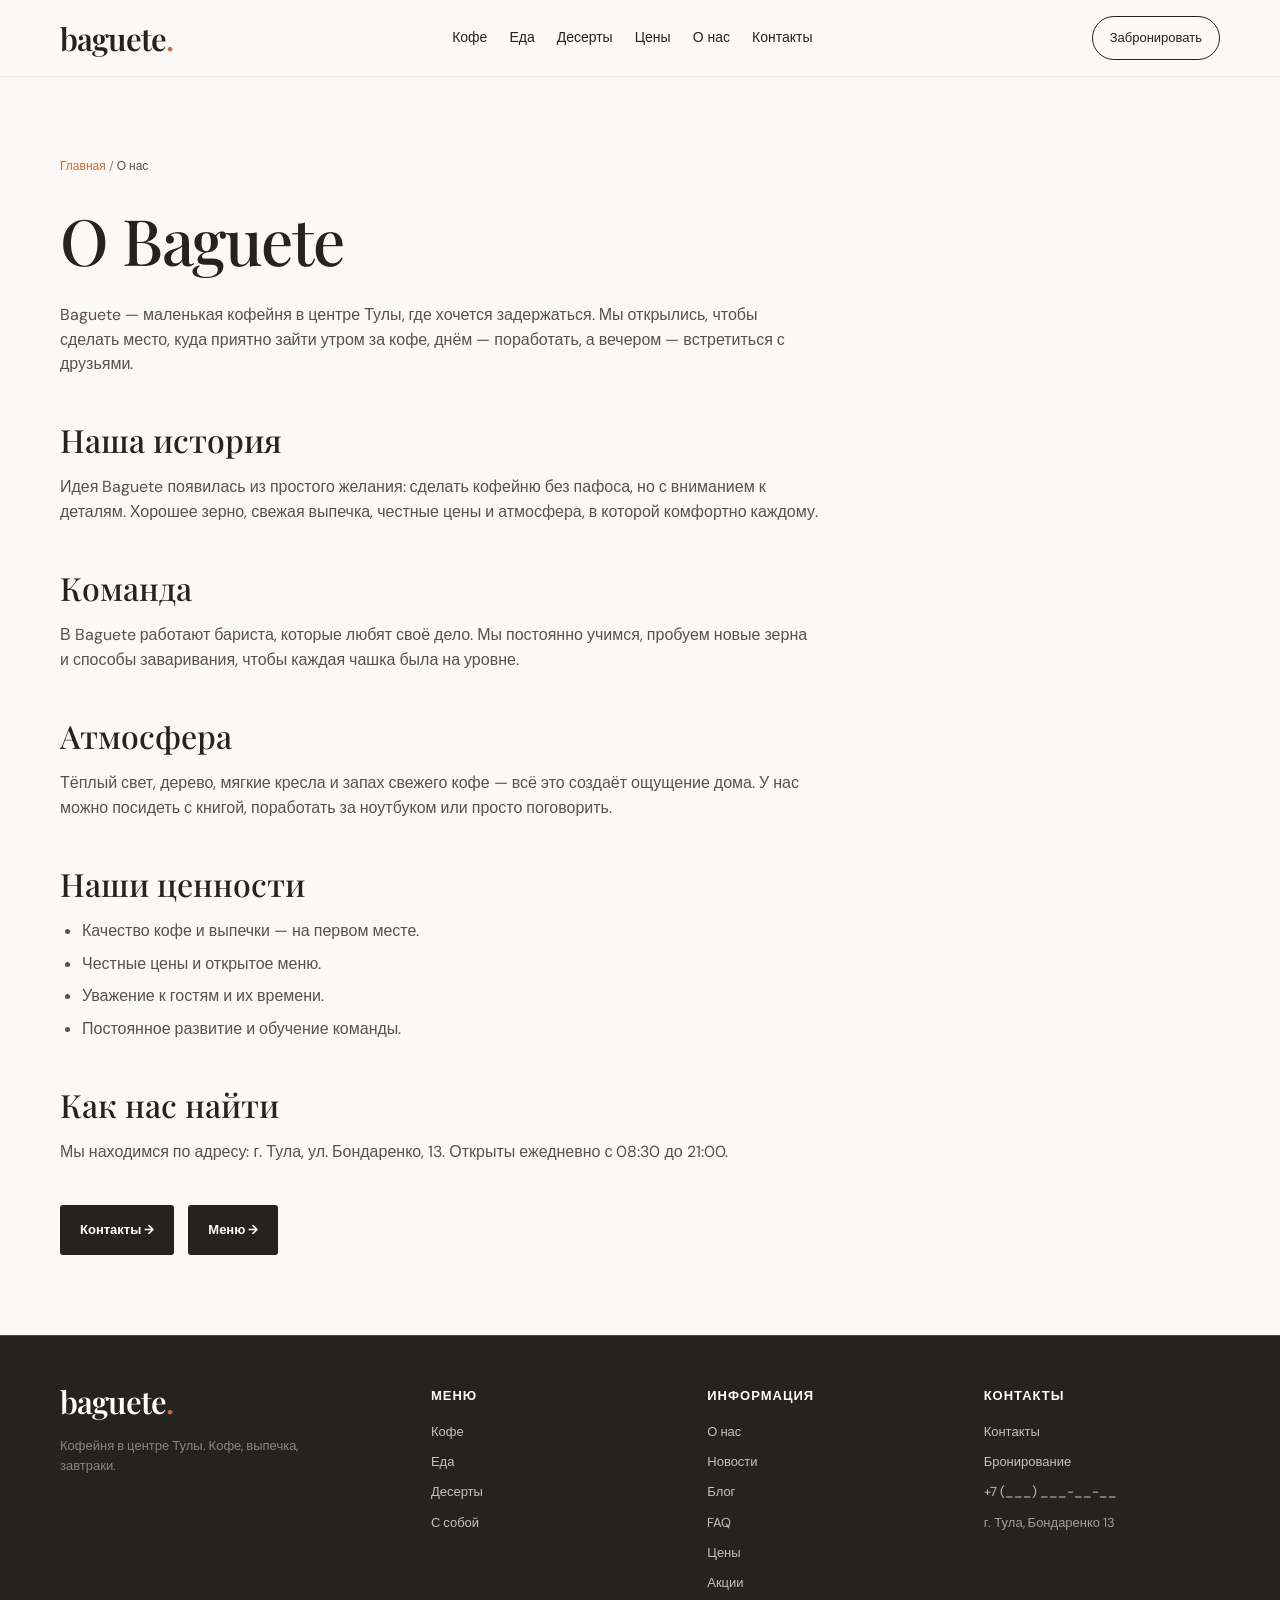
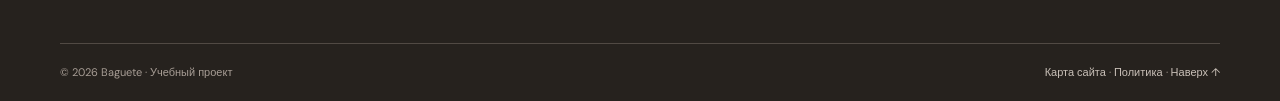
<file: about.html>
<!doctype html>
<html lang="ru">
<head>
  <meta charset="utf-8">
  <meta name="viewport" content="width=device-width, initial-scale=1">
  <title>О кофейне Baguete — история, команда, атмосфера | Тула</title>
  <meta name="description" content="История кофейни Baguete в Туле: как мы начинали, кто работает в команде, какая у нас атмосфера и почему гости возвращаются.">
  <meta name="keywords" content="о кофейне Тула, Baguete история, команда кофейни">
  <link rel="canonical" href="https://baguete-tula.example/about.html">
  <link rel="stylesheet" href="style.css">
</head>
<body>
<header class="header" id="top">
  <div class="container nav">
    <a class="logo" href="index.html" aria-label="Baguete">baguete<span>.</span></a>
    <nav class="desktop-nav" aria-label="Основная навигация">
      <a href="catalog/coffee.html">Кофе</a>
      <a href="catalog/food.html">Еда</a>
      <a href="catalog/desserts.html">Десерты</a>
      <a href="prices.html">Цены</a>
      <a href="about.html">О нас</a>
      <a href="contacts.html">Контакты</a>
    </nav>
    <a class="nav-btn" href="booking.html">Забронировать</a>
    <button class="burger" aria-label="Открыть меню">☰</button>
  </div>
  <div class="mobile-nav">
    <a href="catalog/coffee.html">Кофе</a>
    <a href="catalog/food.html">Еда</a>
    <a href="catalog/desserts.html">Десерты</a>
    <a href="catalog/takeaway.html">С собой</a>
    <a href="prices.html">Цены</a>
    <a href="promo.html">Акции</a>
    <a href="booking.html">Бронирование</a>
    <a href="about.html">О нас</a>
    <a href="news.html">Новости</a>
    <a href="blog.html">Блог</a>
    <a href="faq.html">FAQ</a>
    <a href="contacts.html">Контакты</a>
    <a href="sitemap.html">Карта сайта</a>
  </div>
</header>

<main class="content-page">
  <div class="container">
    <nav class="breadcrumbs"><a href="index.html">Главная</a> / <span>О нас</span></nav>

    <h1>О Baguete</h1>
    <p>Baguete — маленькая кофейня в центре Тулы, где хочется задержаться. Мы открылись, чтобы сделать место, куда приятно зайти утром за кофе, днём — поработать, а вечером — встретиться с друзьями.</p>

    <h2>Наша история</h2>
    <p>Идея Baguete появилась из простого желания: сделать кофейню без пафоса, но с вниманием к деталям. Хорошее зерно, свежая выпечка, честные цены и атмосфера, в которой комфортно каждому.</p>

    <h2>Команда</h2>
    <p>В Baguete работают бариста, которые любят своё дело. Мы постоянно учимся, пробуем новые зерна и способы заваривания, чтобы каждая чашка была на уровне.</p>

    <h2>Атмосфера</h2>
    <p>Тёплый свет, дерево, мягкие кресла и запах свежего кофе — всё это создаёт ощущение дома. У нас можно посидеть с книгой, поработать за ноутбуком или просто поговорить.</p>

    <h2>Наши ценности</h2>
    <ul>
      <li>Качество кофе и выпечки — на первом месте.</li>
      <li>Честные цены и открытое меню.</li>
      <li>Уважение к гостям и их времени.</li>
      <li>Постоянное развитие и обучение команды.</li>
    </ul>

    <h2>Как нас найти</h2>
    <p>Мы находимся по адресу: г. Тула, ул. Бондаренко, 13. Открыты ежедневно с 08:30 до 21:00.</p>

    <div style="margin-top:40px;">
      <a class="btn btn-dark" href="contacts.html">Контакты →</a>
      <a class="btn btn-dark" href="catalog/coffee.html" style="margin-left:10px;">Меню →</a>
    </div>
  </div>
</main>

<footer class="footer">
  <div class="container footer-grid">
    <div>
      <a class="logo light" href="index.html">baguete<span>.</span></a>
      <p class="footer-about">Кофейня в центре Тулы. Кофе, выпечка, завтраки.</p>
    </div>
    <div>
      <h4>Меню</h4>
      <ul>
        <li><a href="catalog/coffee.html">Кофе</a></li>
        <li><a href="catalog/food.html">Еда</a></li>
        <li><a href="catalog/desserts.html">Десерты</a></li>
        <li><a href="catalog/takeaway.html">С собой</a></li>
      </ul>
    </div>
    <div>
      <h4>Информация</h4>
      <ul>
        <li><a href="about.html">О нас</a></li>
        <li><a href="news.html">Новости</a></li>
        <li><a href="blog.html">Блог</a></li>
        <li><a href="faq.html">FAQ</a></li>
        <li><a href="prices.html">Цены</a></li>
        <li><a href="promo.html">Акции</a></li>
      </ul>
    </div>
    <div>
      <h4>Контакты</h4>
      <ul>
        <li><a href="contacts.html">Контакты</a></li>
        <li><a href="booking.html">Бронирование</a></li>
        <li><a href="tel:+70000000000">+7 (___) ___-__-__</a></li>
        <li>г. Тула, Бондаренко 13</li>
      </ul>
    </div>
  </div>
  <div class="container footer-row">
    <span>© 2026 Baguete · Учебный проект</span>
    <div>
      <a href="sitemap.html">Карта сайта</a> ·
      <a href="privacy.html">Политика</a> ·
      <a href="#top">Наверх ↑</a>
    </div>
  </div>
</footer>

<script>
const b=document.querySelector('.burger'),m=document.querySelector('.mobile-nav');
if(b){b.addEventListener('click',()=>m.classList.toggle('open'));}
m.querySelectorAll('a').forEach(a=>a.addEventListener('click',()=>m.classList.remove('open')));
</script>
</body>
</html>
</file>
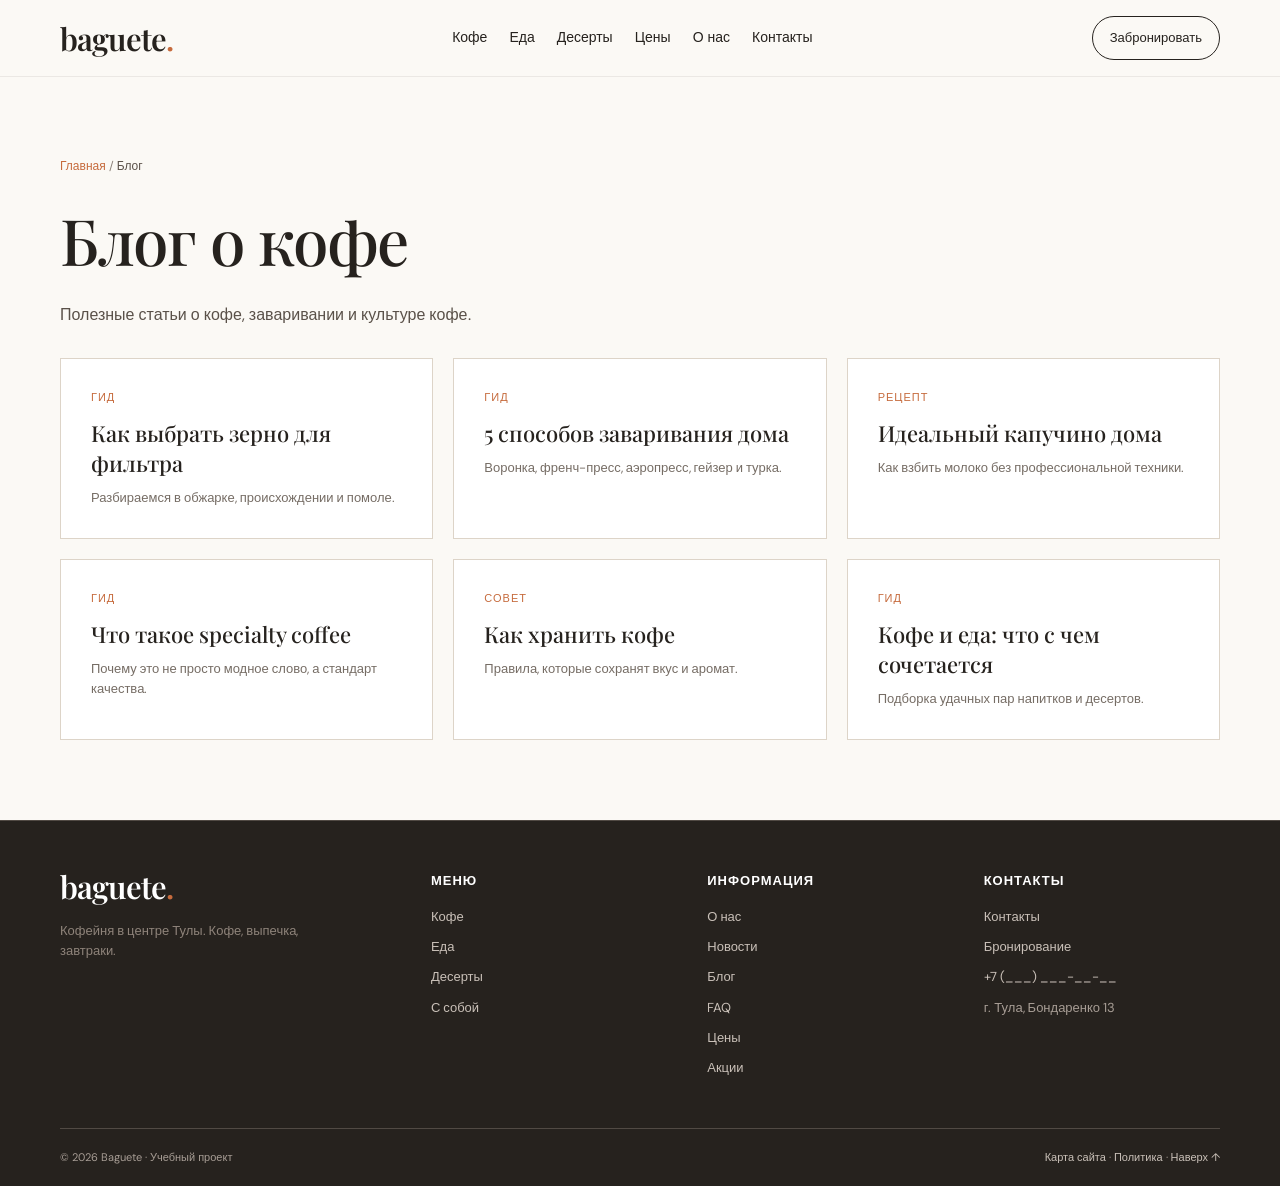
<file: blog.html>
<!doctype html>
<html lang="ru">
<head>
  <meta charset="utf-8">
  <meta name="viewport" content="width=device-width, initial-scale=1">
  <title>Блог о кофе — статьи от Baguete | Тула</title>
  <meta name="description" content="Блог кофейни Baguete: статьи о кофе, способах заваривания, выборе зерна и культуре кофе.">
  <link rel="canonical" href="https://baguete-tula.example/blog.html">
  <link rel="stylesheet" href="style.css">
</head>
<body>
<header class="header" id="top">
  <div class="container nav">
    <a class="logo" href="index.html" aria-label="Baguete">baguete<span>.</span></a>
    <nav class="desktop-nav" aria-label="Основная навигация">
      <a href="catalog/coffee.html">Кофе</a>
      <a href="catalog/food.html">Еда</a>
      <a href="catalog/desserts.html">Десерты</a>
      <a href="prices.html">Цены</a>
      <a href="about.html">О нас</a>
      <a href="contacts.html">Контакты</a>
    </nav>
    <a class="nav-btn" href="booking.html">Забронировать</a>
    <button class="burger" aria-label="Открыть меню">☰</button>
  </div>
  <div class="mobile-nav">
    <a href="catalog/coffee.html">Кофе</a>
    <a href="catalog/food.html">Еда</a>
    <a href="catalog/desserts.html">Десерты</a>
    <a href="catalog/takeaway.html">С собой</a>
    <a href="prices.html">Цены</a>
    <a href="promo.html">Акции</a>
    <a href="booking.html">Бронирование</a>
    <a href="about.html">О нас</a>
    <a href="news.html">Новости</a>
    <a href="blog.html">Блог</a>
    <a href="faq.html">FAQ</a>
    <a href="contacts.html">Контакты</a>
    <a href="sitemap.html">Карта сайта</a>
  </div>
</header>

<main class="content-page">
  <div class="container">
    <nav class="breadcrumbs"><a href="index.html">Главная</a> / <span>Блог</span></nav>

    <h1>Блог о кофе</h1>
    <p>Полезные статьи о кофе, заваривании и культуре кофе.</p>

    <div class="cards-grid">
      <article class="card"><div class="date">Гид</div><h3>Как выбрать зерно для фильтра</h3><p>Разбираемся в обжарке, происхождении и помоле.</p></article>
      <article class="card"><div class="date">Гид</div><h3>5 способов заваривания дома</h3><p>Воронка, френч-пресс, аэропресс, гейзер и турка.</p></article>
      <article class="card"><div class="date">Рецепт</div><h3>Идеальный капучино дома</h3><p>Как взбить молоко без профессиональной техники.</p></article>
      <article class="card"><div class="date">Гид</div><h3>Что такое specialty coffee</h3><p>Почему это не просто модное слово, а стандарт качества.</p></article>
      <article class="card"><div class="date">Совет</div><h3>Как хранить кофе</h3><p>Правила, которые сохранят вкус и аромат.</p></article>
      <article class="card"><div class="date">Гид</div><h3>Кофе и еда: что с чем сочетается</h3><p>Подборка удачных пар напитков и десертов.</p></article>
    </div>
  </div>
</main>

<footer class="footer">
  <div class="container footer-grid">
    <div>
      <a class="logo light" href="index.html">baguete<span>.</span></a>
      <p class="footer-about">Кофейня в центре Тулы. Кофе, выпечка, завтраки.</p>
    </div>
    <div>
      <h4>Меню</h4>
      <ul>
        <li><a href="catalog/coffee.html">Кофе</a></li>
        <li><a href="catalog/food.html">Еда</a></li>
        <li><a href="catalog/desserts.html">Десерты</a></li>
        <li><a href="catalog/takeaway.html">С собой</a></li>
      </ul>
    </div>
    <div>
      <h4>Информация</h4>
      <ul>
        <li><a href="about.html">О нас</a></li>
        <li><a href="news.html">Новости</a></li>
        <li><a href="blog.html">Блог</a></li>
        <li><a href="faq.html">FAQ</a></li>
        <li><a href="prices.html">Цены</a></li>
        <li><a href="promo.html">Акции</a></li>
      </ul>
    </div>
    <div>
      <h4>Контакты</h4>
      <ul>
        <li><a href="contacts.html">Контакты</a></li>
        <li><a href="booking.html">Бронирование</a></li>
        <li><a href="tel:+70000000000">+7 (___) ___-__-__</a></li>
        <li>г. Тула, Бондаренко 13</li>
      </ul>
    </div>
  </div>
  <div class="container footer-row">
    <span>© 2026 Baguete · Учебный проект</span>
    <div>
      <a href="sitemap.html">Карта сайта</a> ·
      <a href="privacy.html">Политика</a> ·
      <a href="#top">Наверх ↑</a>
    </div>
  </div>
</footer>

<script>
const b=document.querySelector('.burger'),m=document.querySelector('.mobile-nav');
if(b){b.addEventListener('click',()=>m.classList.toggle('open'));}
m.querySelectorAll('a').forEach(a=>a.addEventListener('click',()=>m.classList.remove('open')));
</script>
</body>
</html>
</file>
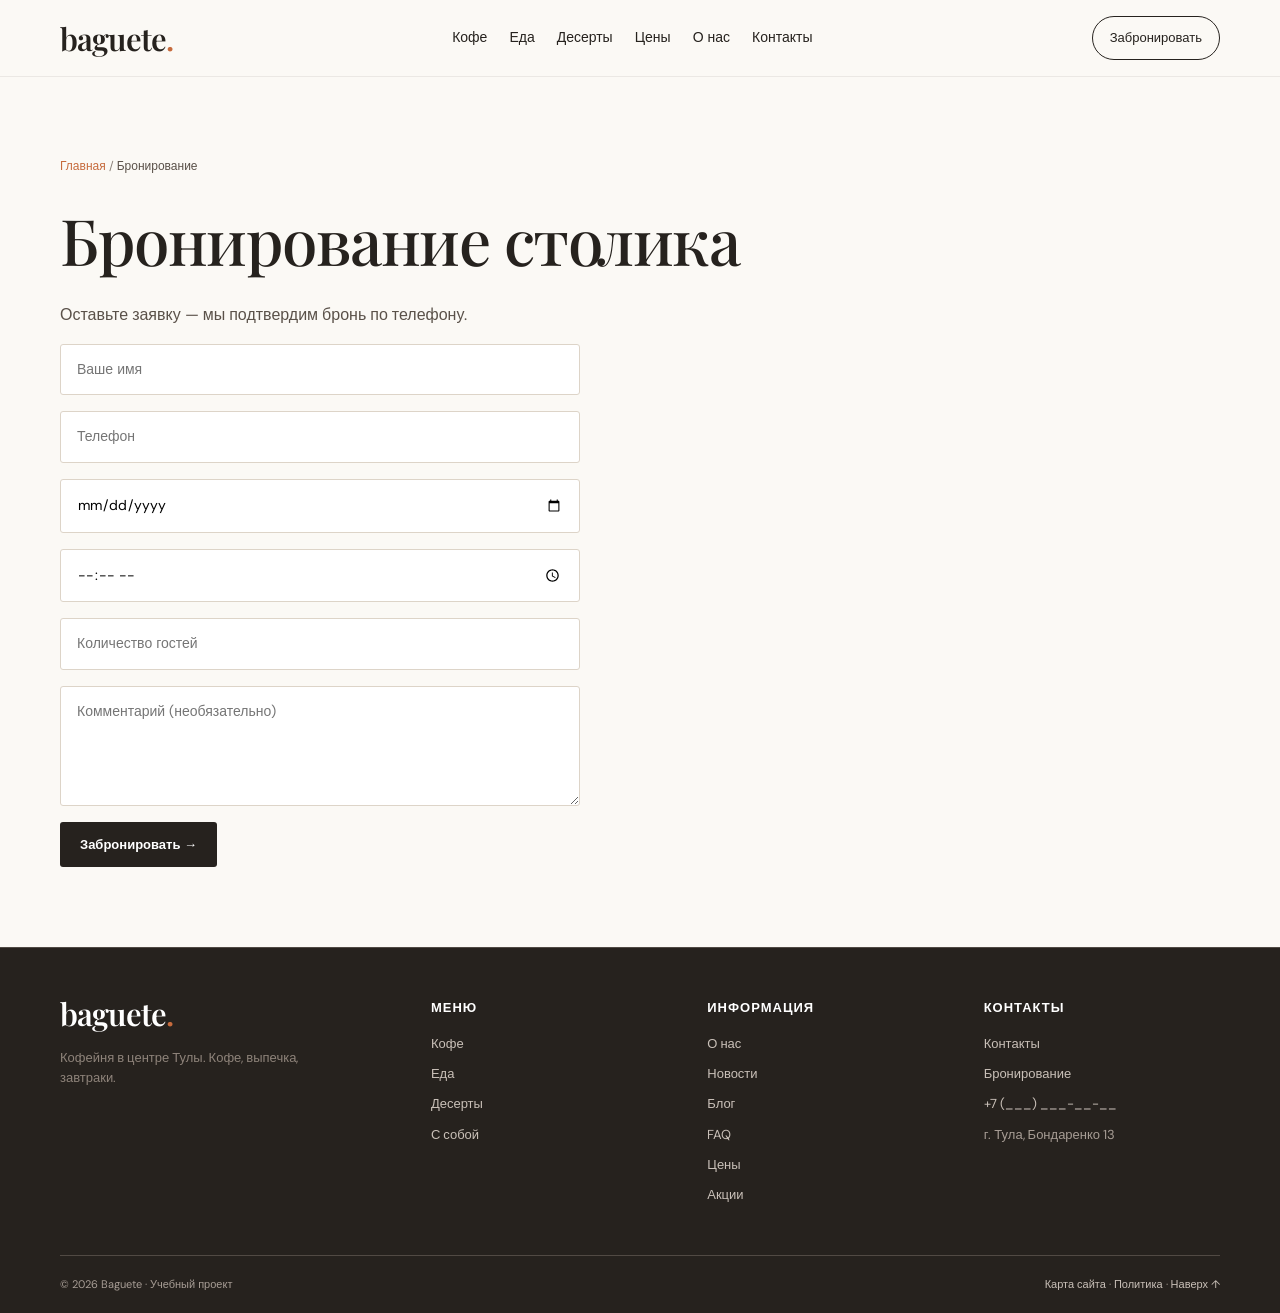
<file: booking.html>
<!doctype html>
<html lang="ru">
<head>
  <meta charset="utf-8">
  <meta name="viewport" content="width=device-width, initial-scale=1">
  <title>Бронирование столика — Baguete кофейня в Туле</title>
  <meta name="description" content="Забронируйте столик в кофейне Baguete в Туле. Удобная форма бронирования онлайн.">
  <link rel="canonical" href="https://baguete-tula.example/booking.html">
  <link rel="stylesheet" href="style.css">
</head>
<body>
<header class="header" id="top">
  <div class="container nav">
    <a class="logo" href="index.html" aria-label="Baguete">baguete<span>.</span></a>
    <nav class="desktop-nav" aria-label="Основная навигация">
      <a href="catalog/coffee.html">Кофе</a>
      <a href="catalog/food.html">Еда</a>
      <a href="catalog/desserts.html">Десерты</a>
      <a href="prices.html">Цены</a>
      <a href="about.html">О нас</a>
      <a href="contacts.html">Контакты</a>
    </nav>
    <a class="nav-btn" href="booking.html">Забронировать</a>
    <button class="burger" aria-label="Открыть меню">☰</button>
  </div>
  <div class="mobile-nav">
    <a href="catalog/coffee.html">Кофе</a>
    <a href="catalog/food.html">Еда</a>
    <a href="catalog/desserts.html">Десерты</a>
    <a href="catalog/takeaway.html">С собой</a>
    <a href="prices.html">Цены</a>
    <a href="promo.html">Акции</a>
    <a href="booking.html">Бронирование</a>
    <a href="about.html">О нас</a>
    <a href="news.html">Новости</a>
    <a href="blog.html">Блог</a>
    <a href="faq.html">FAQ</a>
    <a href="contacts.html">Контакты</a>
    <a href="sitemap.html">Карта сайта</a>
  </div>
</header>

<main class="content-page">
  <div class="container">
    <nav class="breadcrumbs"><a href="index.html">Главная</a> / <span>Бронирование</span></nav>

    <h1>Бронирование столика</h1>
    <p>Оставьте заявку — мы подтвердим бронь по телефону.</p>

    <form class="form" onsubmit="event.preventDefault(); alert('Заявка отправлена! Мы свяжемся с вами.'); this.reset();">
      <input type="text" placeholder="Ваше имя" required>
      <input type="tel" placeholder="Телефон" required>
      <input type="date" required>
      <input type="time" required>
      <input type="number" placeholder="Количество гостей" min="1" max="20" required>
      <textarea placeholder="Комментарий (необязательно)"></textarea>
      <button class="btn btn-dark" type="submit">Забронировать →</button>
    </form>
  </div>
</main>

<footer class="footer">
  <div class="container footer-grid">
    <div>
      <a class="logo light" href="index.html">baguete<span>.</span></a>
      <p class="footer-about">Кофейня в центре Тулы. Кофе, выпечка, завтраки.</p>
    </div>
    <div>
      <h4>Меню</h4>
      <ul>
        <li><a href="catalog/coffee.html">Кофе</a></li>
        <li><a href="catalog/food.html">Еда</a></li>
        <li><a href="catalog/desserts.html">Десерты</a></li>
        <li><a href="catalog/takeaway.html">С собой</a></li>
      </ul>
    </div>
    <div>
      <h4>Информация</h4>
      <ul>
        <li><a href="about.html">О нас</a></li>
        <li><a href="news.html">Новости</a></li>
        <li><a href="blog.html">Блог</a></li>
        <li><a href="faq.html">FAQ</a></li>
        <li><a href="prices.html">Цены</a></li>
        <li><a href="promo.html">Акции</a></li>
      </ul>
    </div>
    <div>
      <h4>Контакты</h4>
      <ul>
        <li><a href="contacts.html">Контакты</a></li>
        <li><a href="booking.html">Бронирование</a></li>
        <li><a href="tel:+70000000000">+7 (___) ___-__-__</a></li>
        <li>г. Тула, Бондаренко 13</li>
      </ul>
    </div>
  </div>
  <div class="container footer-row">
    <span>© 2026 Baguete · Учебный проект</span>
    <div>
      <a href="sitemap.html">Карта сайта</a> ·
      <a href="privacy.html">Политика</a> ·
      <a href="#top">Наверх ↑</a>
    </div>
  </div>
</footer>

<script>
const b=document.querySelector('.burger'),m=document.querySelector('.mobile-nav');
if(b){b.addEventListener('click',()=>m.classList.toggle('open'));}
m.querySelectorAll('a').forEach(a=>a.addEventListener('click',()=>m.classList.remove('open')));
</script>
</body>
</html>
</file>
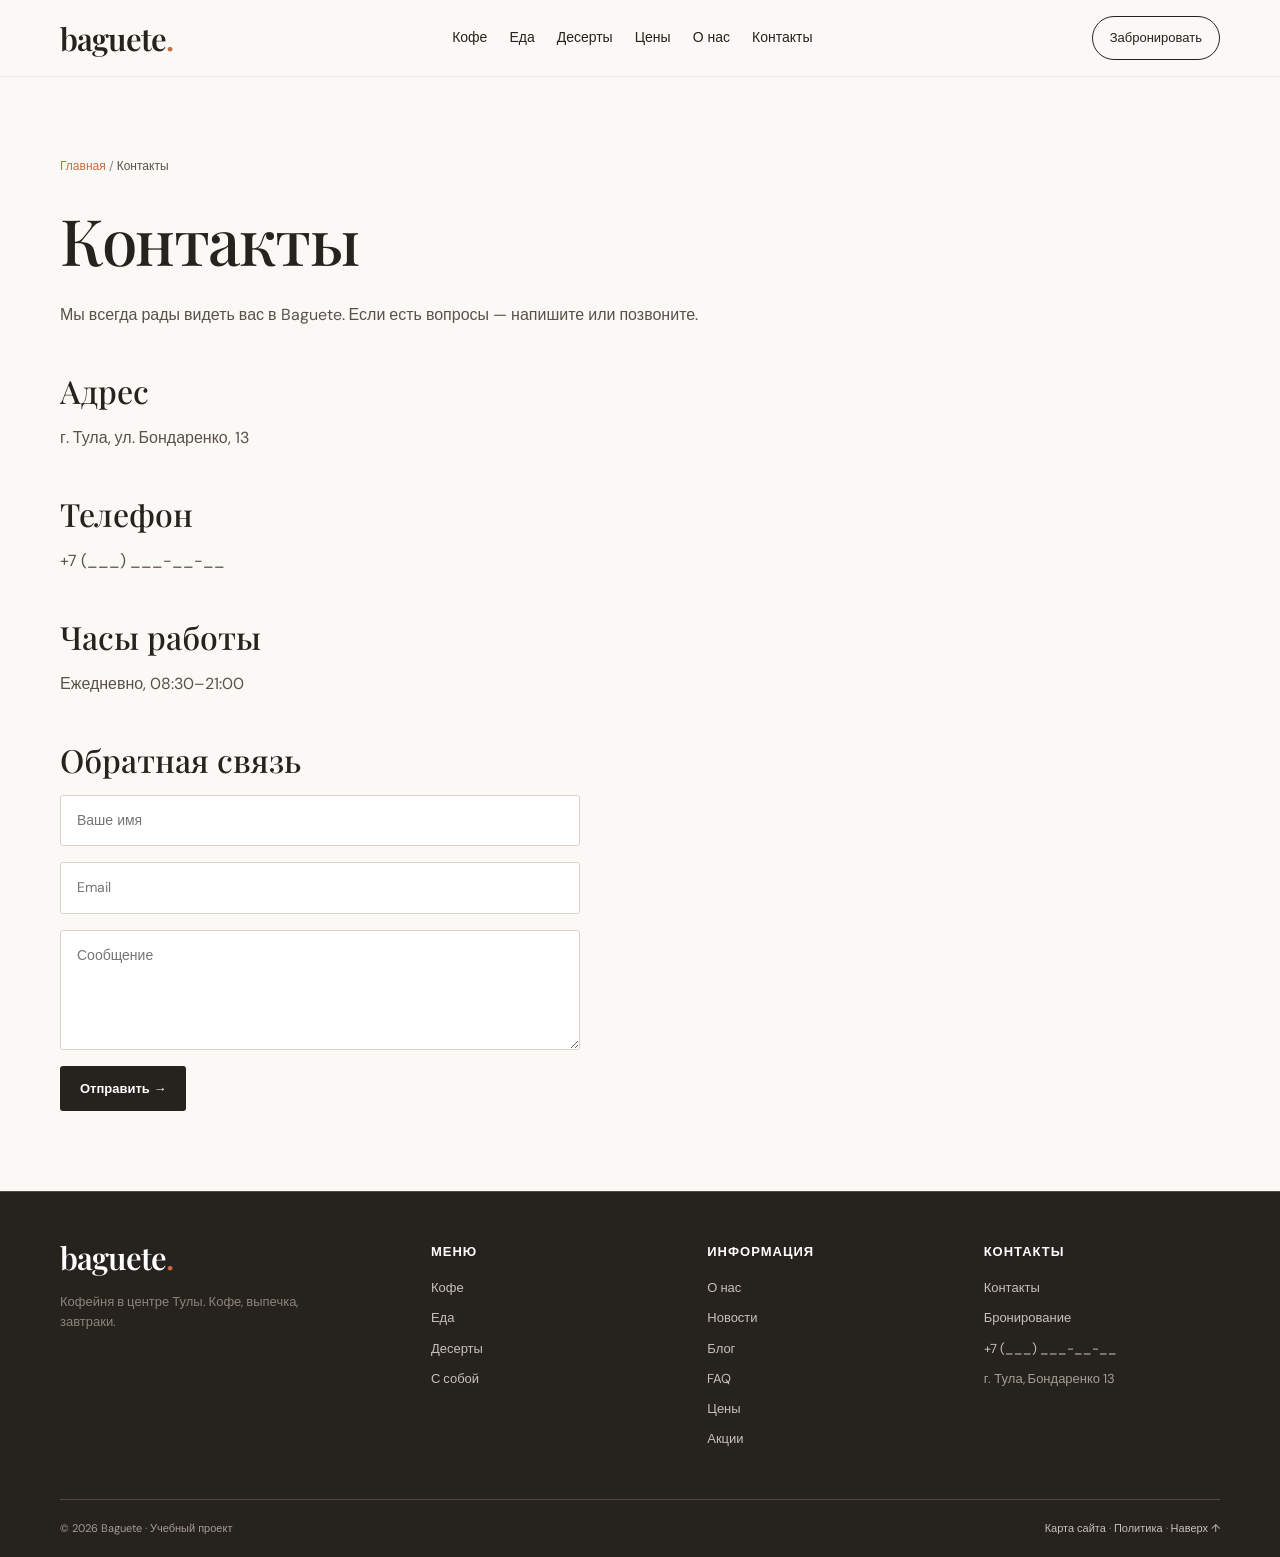
<file: contacts.html>
<!doctype html>
<html lang="ru">
<head>
  <meta charset="utf-8">
  <meta name="viewport" content="width=device-width, initial-scale=1">
  <title>Контакты кофейни Baguete в Туле — адрес, телефон, часы работы</title>
  <meta name="description" content="Контакты кофейни Baguete: адрес в Туле, телефон, часы работы и форма обратной связи. Заходите на чашку кофе!">
  <meta name="keywords" content="Baguete контакты, кофейня Тула адрес, кофейня Тула телефон">
  <link rel="canonical" href="https://baguete-tula.example/contacts.html">
  <link rel="stylesheet" href="style.css">
</head>
<body>
<header class="header" id="top">
  <div class="container nav">
    <a class="logo" href="index.html" aria-label="Baguete">baguete<span>.</span></a>
    <nav class="desktop-nav" aria-label="Основная навигация">
      <a href="catalog/coffee.html">Кофе</a>
      <a href="catalog/food.html">Еда</a>
      <a href="catalog/desserts.html">Десерты</a>
      <a href="prices.html">Цены</a>
      <a href="about.html">О нас</a>
      <a href="contacts.html">Контакты</a>
    </nav>
    <a class="nav-btn" href="booking.html">Забронировать</a>
    <button class="burger" aria-label="Открыть меню">☰</button>
  </div>
  <div class="mobile-nav">
    <a href="catalog/coffee.html">Кофе</a>
    <a href="catalog/food.html">Еда</a>
    <a href="catalog/desserts.html">Десерты</a>
    <a href="catalog/takeaway.html">С собой</a>
    <a href="prices.html">Цены</a>
    <a href="promo.html">Акции</a>
    <a href="booking.html">Бронирование</a>
    <a href="about.html">О нас</a>
    <a href="news.html">Новости</a>
    <a href="blog.html">Блог</a>
    <a href="faq.html">FAQ</a>
    <a href="contacts.html">Контакты</a>
    <a href="sitemap.html">Карта сайта</a>
  </div>
</header>

<main class="content-page">
  <div class="container">
    <nav class="breadcrumbs"><a href="index.html">Главная</a> / <span>Контакты</span></nav>

    <h1>Контакты</h1>
    <p>Мы всегда рады видеть вас в Baguete. Если есть вопросы — напишите или позвоните.</p>

    <h2>Адрес</h2>
    <p>г. Тула, ул. Бондаренко, 13</p>

    <h2>Телефон</h2>
    <p><a href="tel:+70000000000">+7 (___) ___-__-__</a></p>

    <h2>Часы работы</h2>
    <p>Ежедневно, 08:30–21:00</p>

    <h2>Обратная связь</h2>
    <form class="form" onsubmit="event.preventDefault(); alert('Спасибо! Мы свяжемся с вами.'); this.reset();">
      <input type="text" placeholder="Ваше имя" required>
      <input type="email" placeholder="Email" required>
      <textarea placeholder="Сообщение" required></textarea>
      <button class="btn btn-dark" type="submit">Отправить →</button>
    </form>
  </div>
</main>

<footer class="footer">
  <div class="container footer-grid">
    <div>
      <a class="logo light" href="index.html">baguete<span>.</span></a>
      <p class="footer-about">Кофейня в центре Тулы. Кофе, выпечка, завтраки.</p>
    </div>
    <div>
      <h4>Меню</h4>
      <ul>
        <li><a href="catalog/coffee.html">Кофе</a></li>
        <li><a href="catalog/food.html">Еда</a></li>
        <li><a href="catalog/desserts.html">Десерты</a></li>
        <li><a href="catalog/takeaway.html">С собой</a></li>
      </ul>
    </div>
    <div>
      <h4>Информация</h4>
      <ul>
        <li><a href="about.html">О нас</a></li>
        <li><a href="news.html">Новости</a></li>
        <li><a href="blog.html">Блог</a></li>
        <li><a href="faq.html">FAQ</a></li>
        <li><a href="prices.html">Цены</a></li>
        <li><a href="promo.html">Акции</a></li>
      </ul>
    </div>
    <div>
      <h4>Контакты</h4>
      <ul>
        <li><a href="contacts.html">Контакты</a></li>
        <li><a href="booking.html">Бронирование</a></li>
        <li><a href="tel:+70000000000">+7 (___) ___-__-__</a></li>
        <li>г. Тула, Бондаренко 13</li>
      </ul>
    </div>
  </div>
  <div class="container footer-row">
    <span>© 2026 Baguete · Учебный проект</span>
    <div>
      <a href="sitemap.html">Карта сайта</a> ·
      <a href="privacy.html">Политика</a> ·
      <a href="#top">Наверх ↑</a>
    </div>
  </div>
</footer>

<script>
const b=document.querySelector('.burger'),m=document.querySelector('.mobile-nav');
if(b){b.addEventListener('click',()=>m.classList.toggle('open'));}
m.querySelectorAll('a').forEach(a=>a.addEventListener('click',()=>m.classList.remove('open')));
</script>
</body>
</html>
</file>
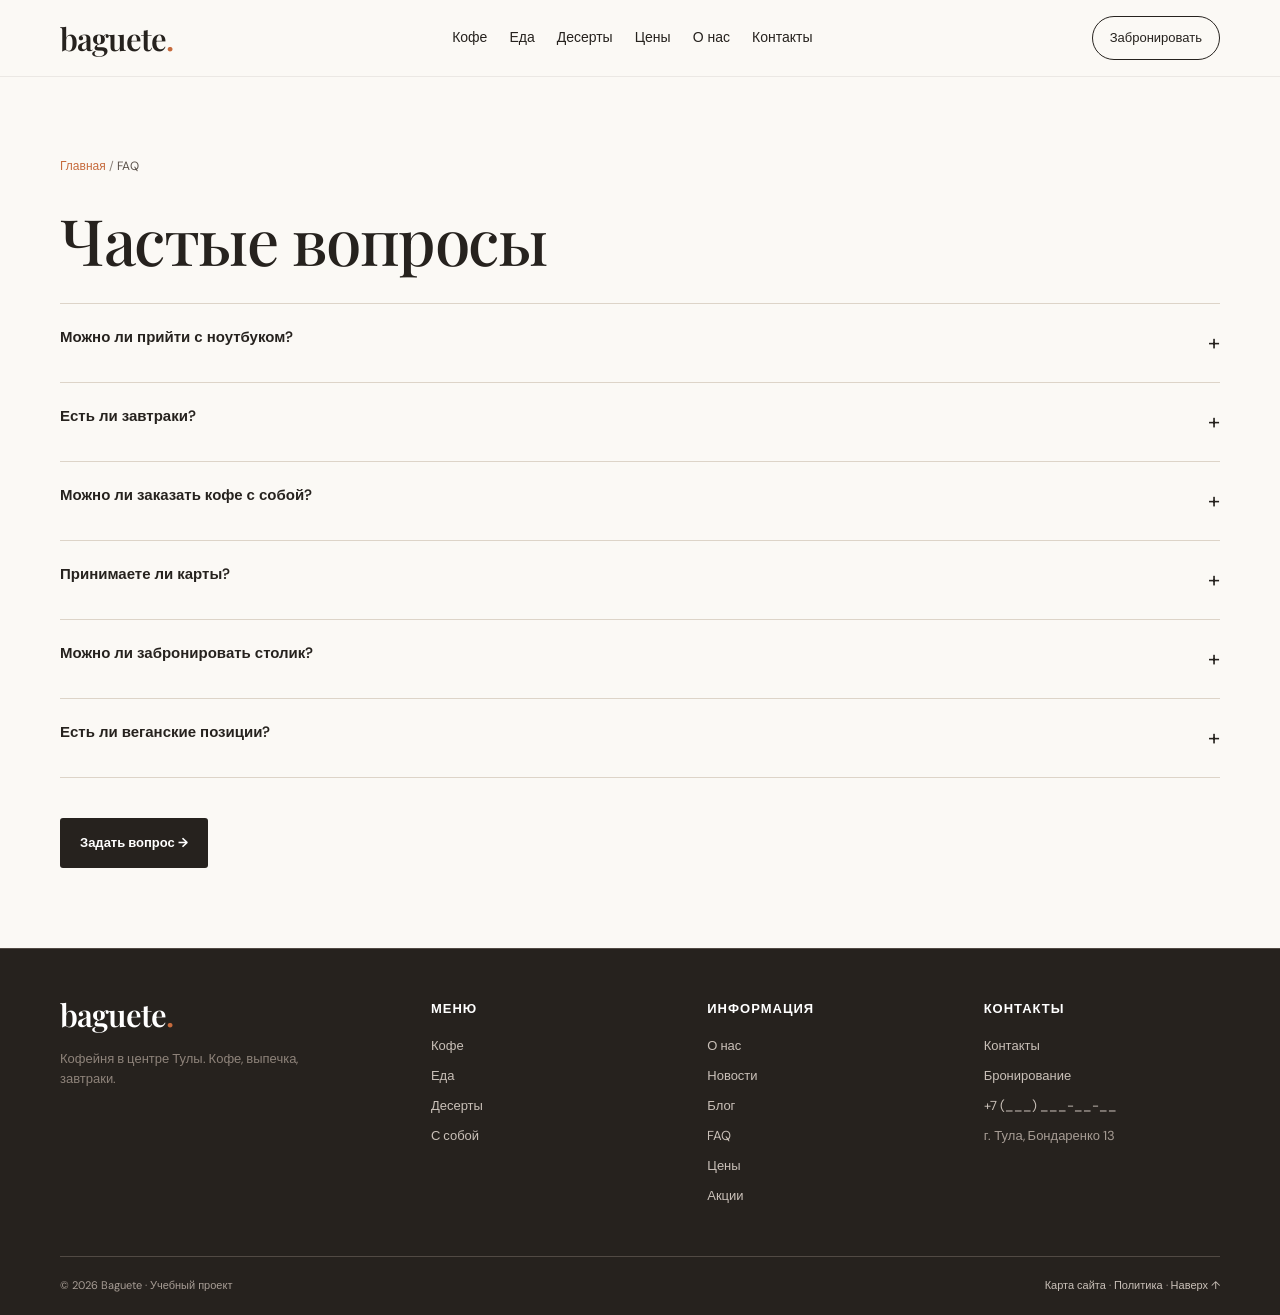
<file: faq.html>
<!doctype html>
<html lang="ru">
<head>
  <meta charset="utf-8">
  <meta name="viewport" content="width=device-width, initial-scale=1">
  <title>FAQ — частые вопросы о кофейне Baguete | Тула</title>
  <meta name="description" content="Ответы на частые вопросы о кофейне Baguete: работа, меню, бронирование, кофе с собой, оплата.">
  <link rel="canonical" href="https://baguete-tula.example/faq.html">
  <link rel="stylesheet" href="style.css">
</head>
<body>
<header class="header" id="top">
  <div class="container nav">
    <a class="logo" href="index.html" aria-label="Baguete">baguete<span>.</span></a>
    <nav class="desktop-nav" aria-label="Основная навигация">
      <a href="catalog/coffee.html">Кофе</a>
      <a href="catalog/food.html">Еда</a>
      <a href="catalog/desserts.html">Десерты</a>
      <a href="prices.html">Цены</a>
      <a href="about.html">О нас</a>
      <a href="contacts.html">Контакты</a>
    </nav>
    <a class="nav-btn" href="booking.html">Забронировать</a>
    <button class="burger" aria-label="Открыть меню">☰</button>
  </div>
  <div class="mobile-nav">
    <a href="catalog/coffee.html">Кофе</a>
    <a href="catalog/food.html">Еда</a>
    <a href="catalog/desserts.html">Десерты</a>
    <a href="catalog/takeaway.html">С собой</a>
    <a href="prices.html">Цены</a>
    <a href="promo.html">Акции</a>
    <a href="booking.html">Бронирование</a>
    <a href="about.html">О нас</a>
    <a href="news.html">Новости</a>
    <a href="blog.html">Блог</a>
    <a href="faq.html">FAQ</a>
    <a href="contacts.html">Контакты</a>
    <a href="sitemap.html">Карта сайта</a>
  </div>
</header>

<main class="content-page">
  <div class="container">
    <nav class="breadcrumbs"><a href="index.html">Главная</a> / <span>FAQ</span></nav>

    <h1>Частые вопросы</h1>

    <div class="faq-list">
      <details><summary>Можно ли прийти с ноутбуком? <span>+</span></summary><p>Да, у нас есть розетки и Wi-Fi. Можно спокойно работать.</p></details>
      <details><summary>Есть ли завтраки? <span>+</span></summary><p>Да, завтраки подаём с открытия до 12:00.</p></details>
      <details><summary>Можно ли заказать кофе с собой? <span>+</span></summary><p>Конечно. Любой напиток и выпечку можно взять с собой.</p></details>
      <details><summary>Принимаете ли карты? <span>+</span></summary><p>Да, принимаем наличные и банковские карты.</p></details>
      <details><summary>Можно ли забронировать столик? <span>+</span></summary><p>Да, через страницу <a href="booking.html" style="color:var(--accent)">бронирования</a> или по телефону.</p></details>
      <details><summary>Есть ли веганские позиции? <span>+</span></summary><p>Да, есть напитки на растительном молоке и несколько десертов без животных продуктов.</p></details>
    </div>

    <div style="margin-top:40px;">
      <a class="btn btn-dark" href="contacts.html">Задать вопрос →</a>
    </div>
  </div>
</main>

<footer class="footer">
  <div class="container footer-grid">
    <div>
      <a class="logo light" href="index.html">baguete<span>.</span></a>
      <p class="footer-about">Кофейня в центре Тулы. Кофе, выпечка, завтраки.</p>
    </div>
    <div>
      <h4>Меню</h4>
      <ul>
        <li><a href="catalog/coffee.html">Кофе</a></li>
        <li><a href="catalog/food.html">Еда</a></li>
        <li><a href="catalog/desserts.html">Десерты</a></li>
        <li><a href="catalog/takeaway.html">С собой</a></li>
      </ul>
    </div>
    <div>
      <h4>Информация</h4>
      <ul>
        <li><a href="about.html">О нас</a></li>
        <li><a href="news.html">Новости</a></li>
        <li><a href="blog.html">Блог</a></li>
        <li><a href="faq.html">FAQ</a></li>
        <li><a href="prices.html">Цены</a></li>
        <li><a href="promo.html">Акции</a></li>
      </ul>
    </div>
    <div>
      <h4>Контакты</h4>
      <ul>
        <li><a href="contacts.html">Контакты</a></li>
        <li><a href="booking.html">Бронирование</a></li>
        <li><a href="tel:+70000000000">+7 (___) ___-__-__</a></li>
        <li>г. Тула, Бондаренко 13</li>
      </ul>
    </div>
  </div>
  <div class="container footer-row">
    <span>© 2026 Baguete · Учебный проект</span>
    <div>
      <a href="sitemap.html">Карта сайта</a> ·
      <a href="privacy.html">Политика</a> ·
      <a href="#top">Наверх ↑</a>
    </div>
  </div>
</footer>

<script>
const b=document.querySelector('.burger'),m=document.querySelector('.mobile-nav');
if(b){b.addEventListener('click',()=>m.classList.toggle('open'));}
m.querySelectorAll('a').forEach(a=>a.addEventListener('click',()=>m.classList.remove('open')));
</script>
</body>
</html>
</file>
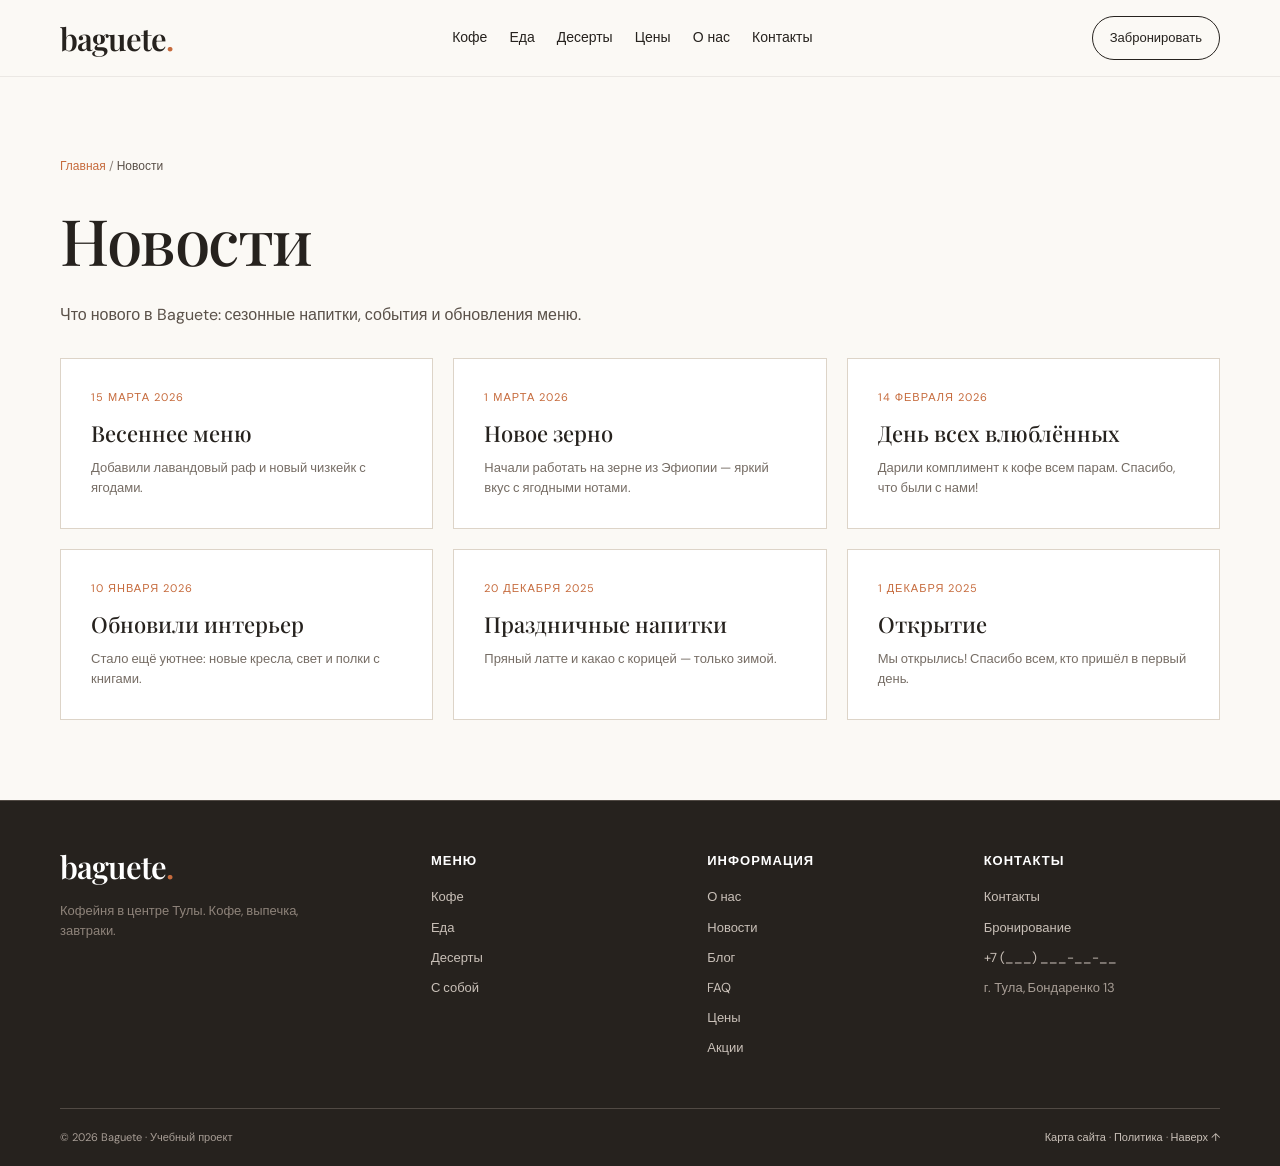
<file: news.html>
<!doctype html>
<html lang="ru">
<head>
  <meta charset="utf-8">
  <meta name="viewport" content="width=device-width, initial-scale=1">
  <title>Новости кофейни Baguete — события, новинки меню | Тула</title>
  <meta name="description" content="Новости кофейни Baguete: новые напитки, события, сезонные предложения и обновления меню.">
  <link rel="canonical" href="https://baguete-tula.example/news.html">
  <link rel="stylesheet" href="style.css">
</head>
<body>
<header class="header" id="top">
  <div class="container nav">
    <a class="logo" href="index.html" aria-label="Baguete">baguete<span>.</span></a>
    <nav class="desktop-nav" aria-label="Основная навигация">
      <a href="catalog/coffee.html">Кофе</a>
      <a href="catalog/food.html">Еда</a>
      <a href="catalog/desserts.html">Десерты</a>
      <a href="prices.html">Цены</a>
      <a href="about.html">О нас</a>
      <a href="contacts.html">Контакты</a>
    </nav>
    <a class="nav-btn" href="booking.html">Забронировать</a>
    <button class="burger" aria-label="Открыть меню">☰</button>
  </div>
  <div class="mobile-nav">
    <a href="catalog/coffee.html">Кофе</a>
    <a href="catalog/food.html">Еда</a>
    <a href="catalog/desserts.html">Десерты</a>
    <a href="catalog/takeaway.html">С собой</a>
    <a href="prices.html">Цены</a>
    <a href="promo.html">Акции</a>
    <a href="booking.html">Бронирование</a>
    <a href="about.html">О нас</a>
    <a href="news.html">Новости</a>
    <a href="blog.html">Блог</a>
    <a href="faq.html">FAQ</a>
    <a href="contacts.html">Контакты</a>
    <a href="sitemap.html">Карта сайта</a>
  </div>
</header>

<main class="content-page">
  <div class="container">
    <nav class="breadcrumbs"><a href="index.html">Главная</a> / <span>Новости</span></nav>

    <h1>Новости</h1>
    <p>Что нового в Baguete: сезонные напитки, события и обновления меню.</p>

    <div class="cards-grid">
      <article class="card"><div class="date">15 марта 2026</div><h3>Весеннее меню</h3><p>Добавили лавандовый раф и новый чизкейк с ягодами.</p></article>
      <article class="card"><div class="date">1 марта 2026</div><h3>Новое зерно</h3><p>Начали работать на зерне из Эфиопии — яркий вкус с ягодными нотами.</p></article>
      <article class="card"><div class="date">14 февраля 2026</div><h3>День всех влюблённых</h3><p>Дарили комплимент к кофе всем парам. Спасибо, что были с нами!</p></article>
      <article class="card"><div class="date">10 января 2026</div><h3>Обновили интерьер</h3><p>Стало ещё уютнее: новые кресла, свет и полки с книгами.</p></article>
      <article class="card"><div class="date">20 декабря 2025</div><h3>Праздничные напитки</h3><p>Пряный латте и какао с корицей — только зимой.</p></article>
      <article class="card"><div class="date">1 декабря 2025</div><h3>Открытие</h3><p>Мы открылись! Спасибо всем, кто пришёл в первый день.</p></article>
    </div>
  </div>
</main>

<footer class="footer">
  <div class="container footer-grid">
    <div>
      <a class="logo light" href="index.html">baguete<span>.</span></a>
      <p class="footer-about">Кофейня в центре Тулы. Кофе, выпечка, завтраки.</p>
    </div>
    <div>
      <h4>Меню</h4>
      <ul>
        <li><a href="catalog/coffee.html">Кофе</a></li>
        <li><a href="catalog/food.html">Еда</a></li>
        <li><a href="catalog/desserts.html">Десерты</a></li>
        <li><a href="catalog/takeaway.html">С собой</a></li>
      </ul>
    </div>
    <div>
      <h4>Информация</h4>
      <ul>
        <li><a href="about.html">О нас</a></li>
        <li><a href="news.html">Новости</a></li>
        <li><a href="blog.html">Блог</a></li>
        <li><a href="faq.html">FAQ</a></li>
        <li><a href="prices.html">Цены</a></li>
        <li><a href="promo.html">Акции</a></li>
      </ul>
    </div>
    <div>
      <h4>Контакты</h4>
      <ul>
        <li><a href="contacts.html">Контакты</a></li>
        <li><a href="booking.html">Бронирование</a></li>
        <li><a href="tel:+70000000000">+7 (___) ___-__-__</a></li>
        <li>г. Тула, Бондаренко 13</li>
      </ul>
    </div>
  </div>
  <div class="container footer-row">
    <span>© 2026 Baguete · Учебный проект</span>
    <div>
      <a href="sitemap.html">Карта сайта</a> ·
      <a href="privacy.html">Политика</a> ·
      <a href="#top">Наверх ↑</a>
    </div>
  </div>
</footer>

<script>
const b=document.querySelector('.burger'),m=document.querySelector('.mobile-nav');
if(b){b.addEventListener('click',()=>m.classList.toggle('open'));}
m.querySelectorAll('a').forEach(a=>a.addEventListener('click',()=>m.classList.remove('open')));
</script>
</body>
</html>
</file>
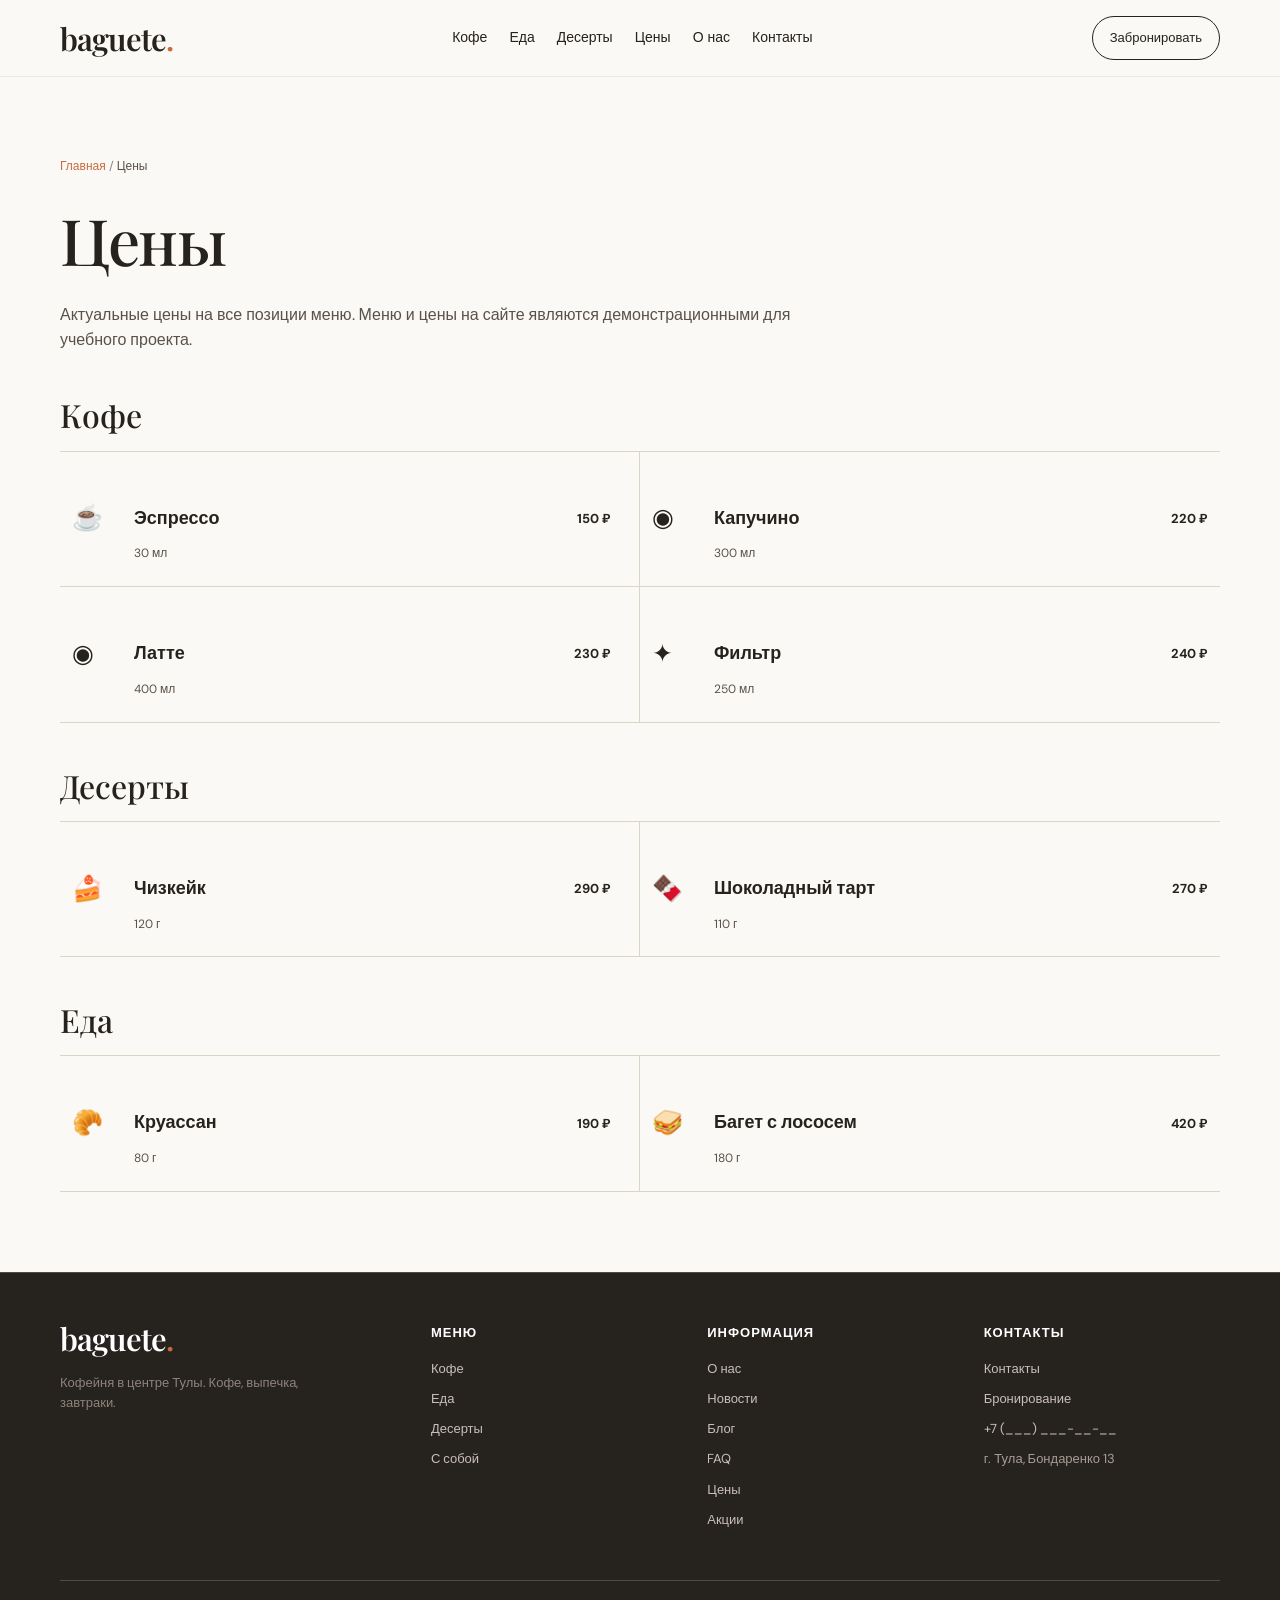
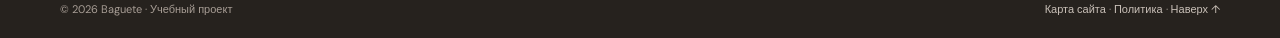
<file: prices.html>
<!doctype html>
<html lang="ru">
<head>
  <meta charset="utf-8">
  <meta name="viewport" content="width=device-width, initial-scale=1">
  <title>Цены — Baguete кофейня в Туле | Меню с ценами</title>
  <meta name="description" content="Цены в кофейне Baguete: кофе, десерты, еда, кофе с собой. Актуальное меню с ценами.">
  <link rel="canonical" href="https://baguete-tula.example/prices.html">
  <link rel="stylesheet" href="style.css">
</head>
<body>
<header class="header" id="top">
  <div class="container nav">
    <a class="logo" href="index.html" aria-label="Baguete">baguete<span>.</span></a>
    <nav class="desktop-nav" aria-label="Основная навигация">
      <a href="catalog/coffee.html">Кофе</a>
      <a href="catalog/food.html">Еда</a>
      <a href="catalog/desserts.html">Десерты</a>
      <a href="prices.html">Цены</a>
      <a href="about.html">О нас</a>
      <a href="contacts.html">Контакты</a>
    </nav>
    <a class="nav-btn" href="booking.html">Забронировать</a>
    <button class="burger" aria-label="Открыть меню">☰</button>
  </div>
  <div class="mobile-nav">
    <a href="catalog/coffee.html">Кофе</a>
    <a href="catalog/food.html">Еда</a>
    <a href="catalog/desserts.html">Десерты</a>
    <a href="catalog/takeaway.html">С собой</a>
    <a href="prices.html">Цены</a>
    <a href="promo.html">Акции</a>
    <a href="booking.html">Бронирование</a>
    <a href="about.html">О нас</a>
    <a href="news.html">Новости</a>
    <a href="blog.html">Блог</a>
    <a href="faq.html">FAQ</a>
    <a href="contacts.html">Контакты</a>
    <a href="sitemap.html">Карта сайта</a>
  </div>
</header>

<main class="content-page">
  <div class="container">
    <nav class="breadcrumbs"><a href="index.html">Главная</a> / <span>Цены</span></nav>

    <h1>Цены</h1>
    <p>Актуальные цены на все позиции меню. Меню и цены на сайте являются демонстрационными для учебного проекта.</p>

    <h2>Кофе</h2>
    <div class="menu-grid">
      <article class="menu-item"><div class="item-icon">☕</div><div><h3>Эспрессо</h3><p>30 мл</p></div><strong>150 ₽</strong></article>
      <article class="menu-item"><div class="item-icon">◉</div><div><h3>Капучино</h3><p>300 мл</p></div><strong>220 ₽</strong></article>
      <article class="menu-item"><div class="item-icon">◉</div><div><h3>Латте</h3><p>400 мл</p></div><strong>230 ₽</strong></article>
      <article class="menu-item"><div class="item-icon">✦</div><div><h3>Фильтр</h3><p>250 мл</p></div><strong>240 ₽</strong></article>
    </div>

    <h2>Десерты</h2>
    <div class="menu-grid">
      <article class="menu-item"><div class="item-icon">🍰</div><div><h3>Чизкейк</h3><p>120 г</p></div><strong>290 ₽</strong></article>
      <article class="menu-item"><div class="item-icon">🍫</div><div><h3>Шоколадный тарт</h3><p>110 г</p></div><strong>270 ₽</strong></article>
    </div>

    <h2>Еда</h2>
    <div class="menu-grid">
      <article class="menu-item"><div class="item-icon">🥐</div><div><h3>Круассан</h3><p>80 г</p></div><strong>190 ₽</strong></article>
      <article class="menu-item"><div class="item-icon">🥪</div><div><h3>Багет с лососем</h3><p>180 г</p></div><strong>420 ₽</strong></article>
    </div>
  </div>
</main>

<footer class="footer">
  <div class="container footer-grid">
    <div>
      <a class="logo light" href="index.html">baguete<span>.</span></a>
      <p class="footer-about">Кофейня в центре Тулы. Кофе, выпечка, завтраки.</p>
    </div>
    <div>
      <h4>Меню</h4>
      <ul>
        <li><a href="catalog/coffee.html">Кофе</a></li>
        <li><a href="catalog/food.html">Еда</a></li>
        <li><a href="catalog/desserts.html">Десерты</a></li>
        <li><a href="catalog/takeaway.html">С собой</a></li>
      </ul>
    </div>
    <div>
      <h4>Информация</h4>
      <ul>
        <li><a href="about.html">О нас</a></li>
        <li><a href="news.html">Новости</a></li>
        <li><a href="blog.html">Блог</a></li>
        <li><a href="faq.html">FAQ</a></li>
        <li><a href="prices.html">Цены</a></li>
        <li><a href="promo.html">Акции</a></li>
      </ul>
    </div>
    <div>
      <h4>Контакты</h4>
      <ul>
        <li><a href="contacts.html">Контакты</a></li>
        <li><a href="booking.html">Бронирование</a></li>
        <li><a href="tel:+70000000000">+7 (___) ___-__-__</a></li>
        <li>г. Тула, Бондаренко 13</li>
      </ul>
    </div>
  </div>
  <div class="container footer-row">
    <span>© 2026 Baguete · Учебный проект</span>
    <div>
      <a href="sitemap.html">Карта сайта</a> ·
      <a href="privacy.html">Политика</a> ·
      <a href="#top">Наверх ↑</a>
    </div>
  </div>
</footer>

<script>
const b=document.querySelector('.burger'),m=document.querySelector('.mobile-nav');
if(b){b.addEventListener('click',()=>m.classList.toggle('open'));}
m.querySelectorAll('a').forEach(a=>a.addEventListener('click',()=>m.classList.remove('open')));
</script>
</body>
</html>
</file>
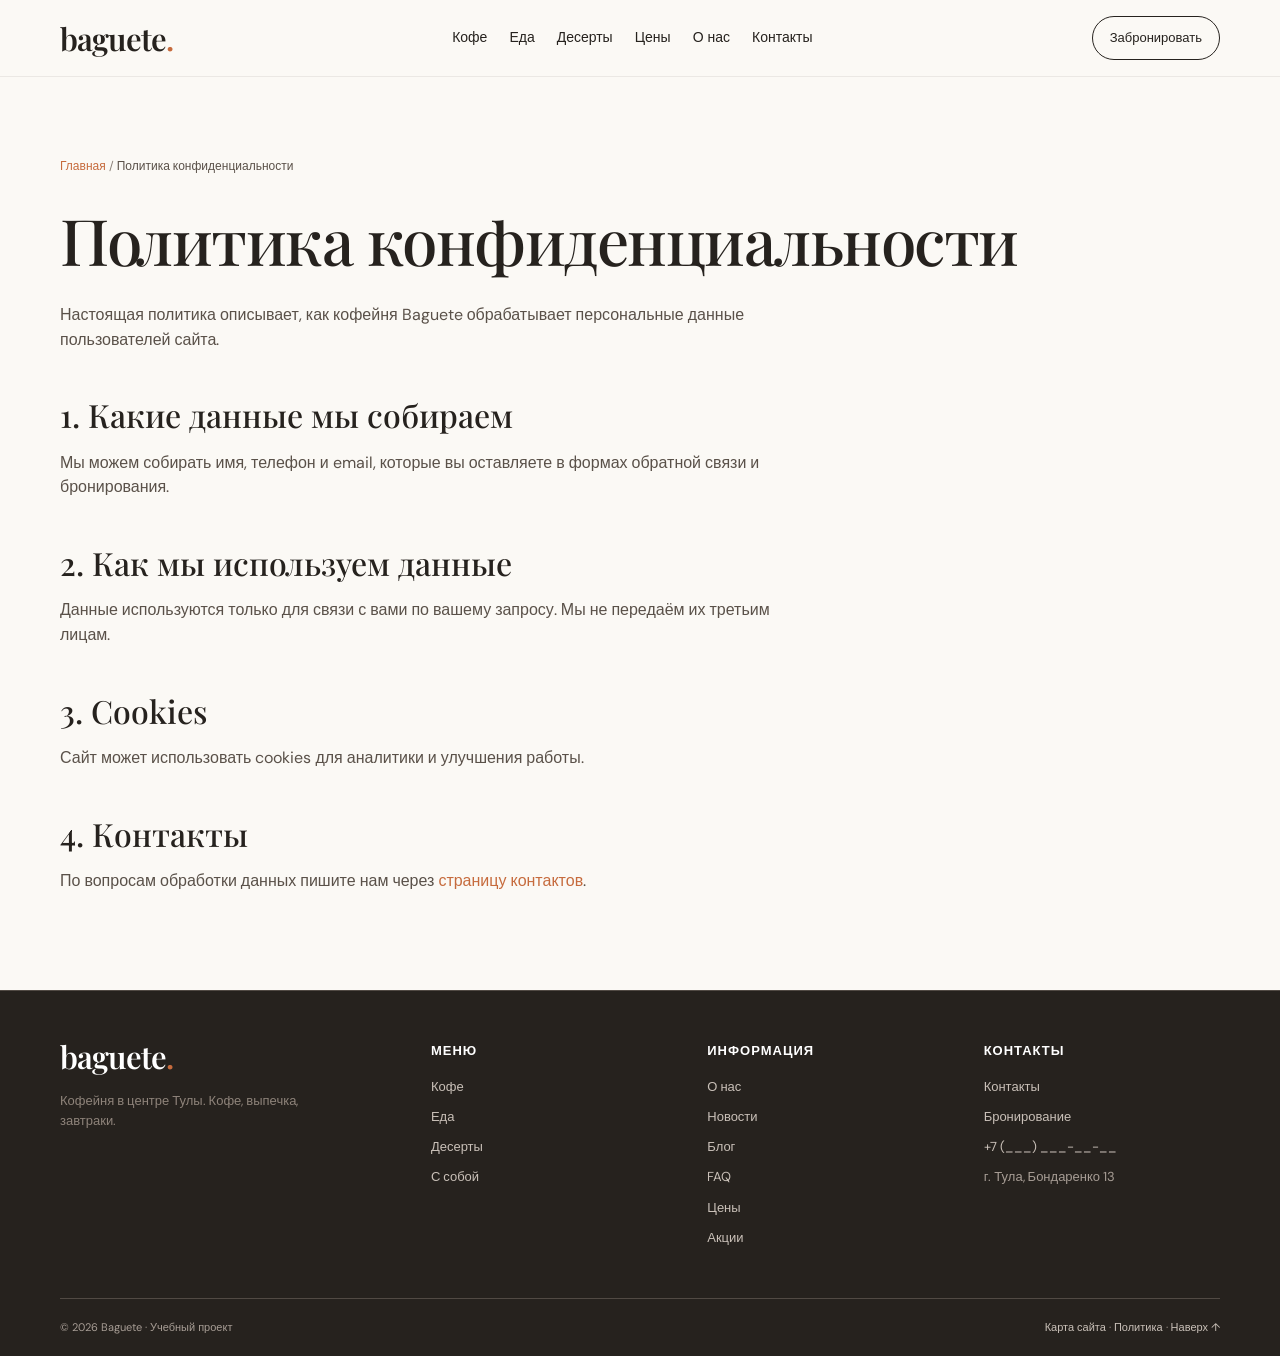
<file: privacy.html>
<!doctype html>
<html lang="ru">
<head>
  <meta charset="utf-8">
  <meta name="viewport" content="width=device-width, initial-scale=1">
  <title>Политика конфиденциальности — Baguete</title>
  <meta name="description" content="Политика конфиденциальности кофейни Baguete.">
  <link rel="canonical" href="https://baguete-tula.example/privacy.html">
  <link rel="stylesheet" href="style.css">
</head>
<body>
<header class="header" id="top">
  <div class="container nav">
    <a class="logo" href="index.html" aria-label="Baguete">baguete<span>.</span></a>
    <nav class="desktop-nav" aria-label="Основная навигация">
      <a href="catalog/coffee.html">Кофе</a>
      <a href="catalog/food.html">Еда</a>
      <a href="catalog/desserts.html">Десерты</a>
      <a href="prices.html">Цены</a>
      <a href="about.html">О нас</a>
      <a href="contacts.html">Контакты</a>
    </nav>
    <a class="nav-btn" href="booking.html">Забронировать</a>
    <button class="burger" aria-label="Открыть меню">☰</button>
  </div>
  <div class="mobile-nav">
    <a href="catalog/coffee.html">Кофе</a>
    <a href="catalog/food.html">Еда</a>
    <a href="catalog/desserts.html">Десерты</a>
    <a href="catalog/takeaway.html">С собой</a>
    <a href="prices.html">Цены</a>
    <a href="promo.html">Акции</a>
    <a href="booking.html">Бронирование</a>
    <a href="about.html">О нас</a>
    <a href="news.html">Новости</a>
    <a href="blog.html">Блог</a>
    <a href="faq.html">FAQ</a>
    <a href="contacts.html">Контакты</a>
    <a href="sitemap.html">Карта сайта</a>
  </div>
</header>

<main class="content-page">
  <div class="container">
    <nav class="breadcrumbs"><a href="index.html">Главная</a> / <span>Политика конфиденциальности</span></nav>

    <h1>Политика конфиденциальности</h1>
    <p>Настоящая политика описывает, как кофейня Baguete обрабатывает персональные данные пользователей сайта.</p>

    <h2>1. Какие данные мы собираем</h2>
    <p>Мы можем собирать имя, телефон и email, которые вы оставляете в формах обратной связи и бронирования.</p>

    <h2>2. Как мы используем данные</h2>
    <p>Данные используются только для связи с вами по вашему запросу. Мы не передаём их третьим лицам.</p>

    <h2>3. Cookies</h2>
    <p>Сайт может использовать cookies для аналитики и улучшения работы.</p>

    <h2>4. Контакты</h2>
    <p>По вопросам обработки данных пишите нам через <a href="contacts.html" style="color:var(--accent)">страницу контактов</a>.</p>
  </div>
</main>

<footer class="footer">
  <div class="container footer-grid">
    <div>
      <a class="logo light" href="index.html">baguete<span>.</span></a>
      <p class="footer-about">Кофейня в центре Тулы. Кофе, выпечка, завтраки.</p>
    </div>
    <div>
      <h4>Меню</h4>
      <ul>
        <li><a href="catalog/coffee.html">Кофе</a></li>
        <li><a href="catalog/food.html">Еда</a></li>
        <li><a href="catalog/desserts.html">Десерты</a></li>
        <li><a href="catalog/takeaway.html">С собой</a></li>
      </ul>
    </div>
    <div>
      <h4>Информация</h4>
      <ul>
        <li><a href="about.html">О нас</a></li>
        <li><a href="news.html">Новости</a></li>
        <li><a href="blog.html">Блог</a></li>
        <li><a href="faq.html">FAQ</a></li>
        <li><a href="prices.html">Цены</a></li>
        <li><a href="promo.html">Акции</a></li>
      </ul>
    </div>
    <div>
      <h4>Контакты</h4>
      <ul>
        <li><a href="contacts.html">Контакты</a></li>
        <li><a href="booking.html">Бронирование</a></li>
        <li><a href="tel:+70000000000">+7 (___) ___-__-__</a></li>
        <li>г. Тула, Бондаренко 13</li>
      </ul>
    </div>
  </div>
  <div class="container footer-row">
    <span>© 2026 Baguete · Учебный проект</span>
    <div>
      <a href="sitemap.html">Карта сайта</a> ·
      <a href="privacy.html">Политика</a> ·
      <a href="#top">Наверх ↑</a>
    </div>
  </div>
</footer>

<script>
const b=document.querySelector('.burger'),m=document.querySelector('.mobile-nav');
if(b){b.addEventListener('click',()=>m.classList.toggle('open'));}
m.querySelectorAll('a').forEach(a=>a.addEventListener('click',()=>m.classList.remove('open')));
</script>
</body>
</html>
</file>
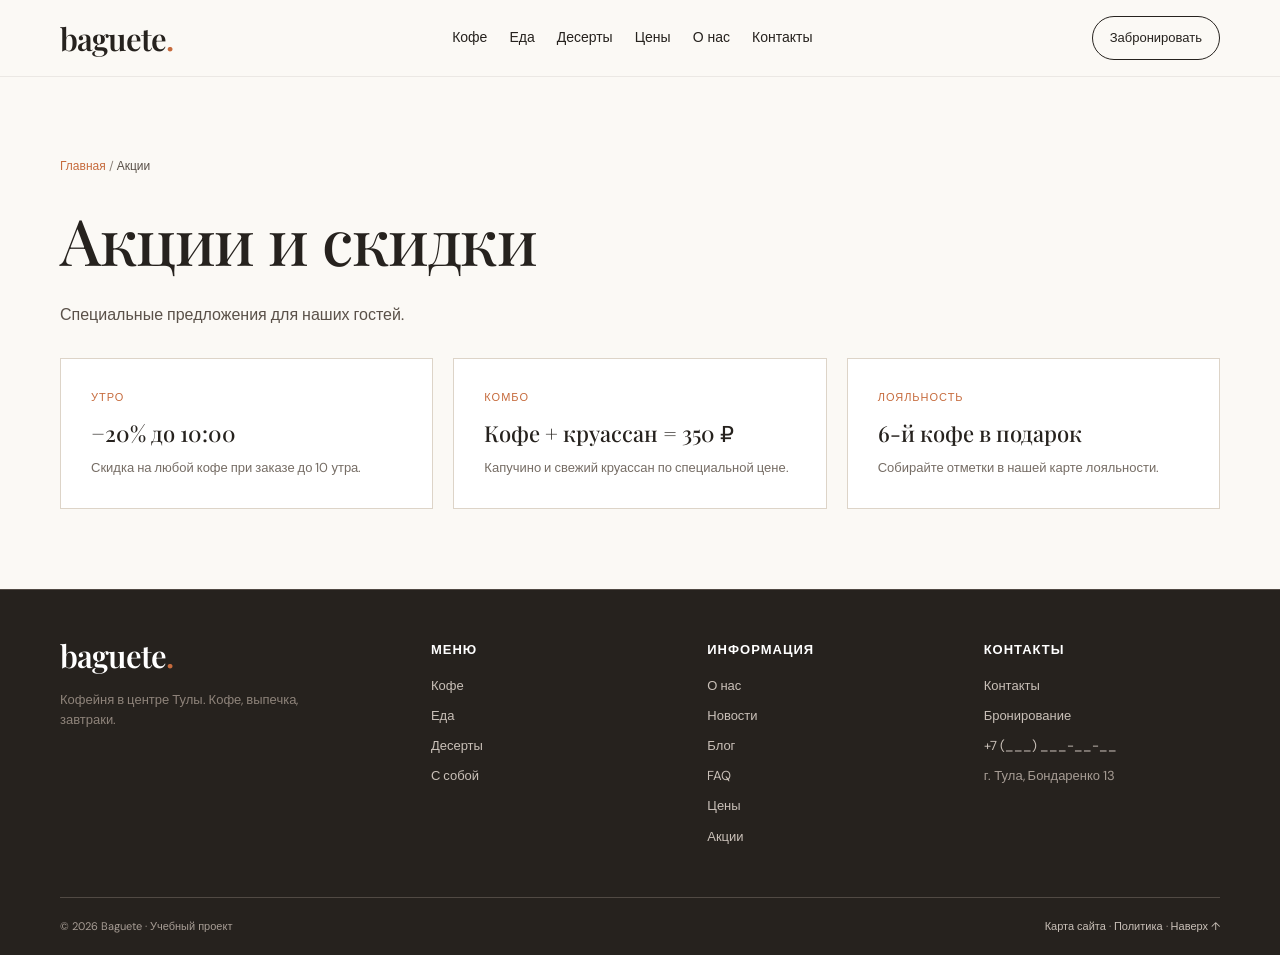
<file: promo.html>
<!doctype html>
<html lang="ru">
<head>
  <meta charset="utf-8">
  <meta name="viewport" content="width=device-width, initial-scale=1">
  <title>Акции и скидки — кофейня Baguete | Тула</title>
  <meta name="description" content="Акции и скидки кофейни Baguete: комбо-предложения, скидки утром, программа лояльности.">
  <link rel="canonical" href="https://baguete-tula.example/promo.html">
  <link rel="stylesheet" href="style.css">
</head>
<body>
<header class="header" id="top">
  <div class="container nav">
    <a class="logo" href="index.html" aria-label="Baguete">baguete<span>.</span></a>
    <nav class="desktop-nav" aria-label="Основная навигация">
      <a href="catalog/coffee.html">Кофе</a>
      <a href="catalog/food.html">Еда</a>
      <a href="catalog/desserts.html">Десерты</a>
      <a href="prices.html">Цены</a>
      <a href="about.html">О нас</a>
      <a href="contacts.html">Контакты</a>
    </nav>
    <a class="nav-btn" href="booking.html">Забронировать</a>
    <button class="burger" aria-label="Открыть меню">☰</button>
  </div>
  <div class="mobile-nav">
    <a href="catalog/coffee.html">Кофе</a>
    <a href="catalog/food.html">Еда</a>
    <a href="catalog/desserts.html">Десерты</a>
    <a href="catalog/takeaway.html">С собой</a>
    <a href="prices.html">Цены</a>
    <a href="promo.html">Акции</a>
    <a href="booking.html">Бронирование</a>
    <a href="about.html">О нас</a>
    <a href="news.html">Новости</a>
    <a href="blog.html">Блог</a>
    <a href="faq.html">FAQ</a>
    <a href="contacts.html">Контакты</a>
    <a href="sitemap.html">Карта сайта</a>
  </div>
</header>

<main class="content-page">
  <div class="container">
    <nav class="breadcrumbs"><a href="index.html">Главная</a> / <span>Акции</span></nav>

    <h1>Акции и скидки</h1>
    <p>Специальные предложения для наших гостей.</p>

    <div class="cards-grid">
      <article class="card"><div class="date">Утро</div><h3>−20% до 10:00</h3><p>Скидка на любой кофе при заказе до 10 утра.</p></article>
      <article class="card"><div class="date">Комбо</div><h3>Кофе + круассан = 350 ₽</h3><p>Капучино и свежий круассан по специальной цене.</p></article>
      <article class="card"><div class="date">Лояльность</div><h3>6-й кофе в подарок</h3><p>Собирайте отметки в нашей карте лояльности.</p></article>
    </div>
  </div>
</main>

<footer class="footer">
  <div class="container footer-grid">
    <div>
      <a class="logo light" href="index.html">baguete<span>.</span></a>
      <p class="footer-about">Кофейня в центре Тулы. Кофе, выпечка, завтраки.</p>
    </div>
    <div>
      <h4>Меню</h4>
      <ul>
        <li><a href="catalog/coffee.html">Кофе</a></li>
        <li><a href="catalog/food.html">Еда</a></li>
        <li><a href="catalog/desserts.html">Десерты</a></li>
        <li><a href="catalog/takeaway.html">С собой</a></li>
      </ul>
    </div>
    <div>
      <h4>Информация</h4>
      <ul>
        <li><a href="about.html">О нас</a></li>
        <li><a href="news.html">Новости</a></li>
        <li><a href="blog.html">Блог</a></li>
        <li><a href="faq.html">FAQ</a></li>
        <li><a href="prices.html">Цены</a></li>
        <li><a href="promo.html">Акции</a></li>
      </ul>
    </div>
    <div>
      <h4>Контакты</h4>
      <ul>
        <li><a href="contacts.html">Контакты</a></li>
        <li><a href="booking.html">Бронирование</a></li>
        <li><a href="tel:+70000000000">+7 (___) ___-__-__</a></li>
        <li>г. Тула, Бондаренко 13</li>
      </ul>
    </div>
  </div>
  <div class="container footer-row">
    <span>© 2026 Baguete · Учебный проект</span>
    <div>
      <a href="sitemap.html">Карта сайта</a> ·
      <a href="privacy.html">Политика</a> ·
      <a href="#top">Наверх ↑</a>
    </div>
  </div>
</footer>

<script>
const b=document.querySelector('.burger'),m=document.querySelector('.mobile-nav');
if(b){b.addEventListener('click',()=>m.classList.toggle('open'));}
m.querySelectorAll('a').forEach(a=>a.addEventListener('click',()=>m.classList.remove('open')));
</script>
</body>
</html>
</file>
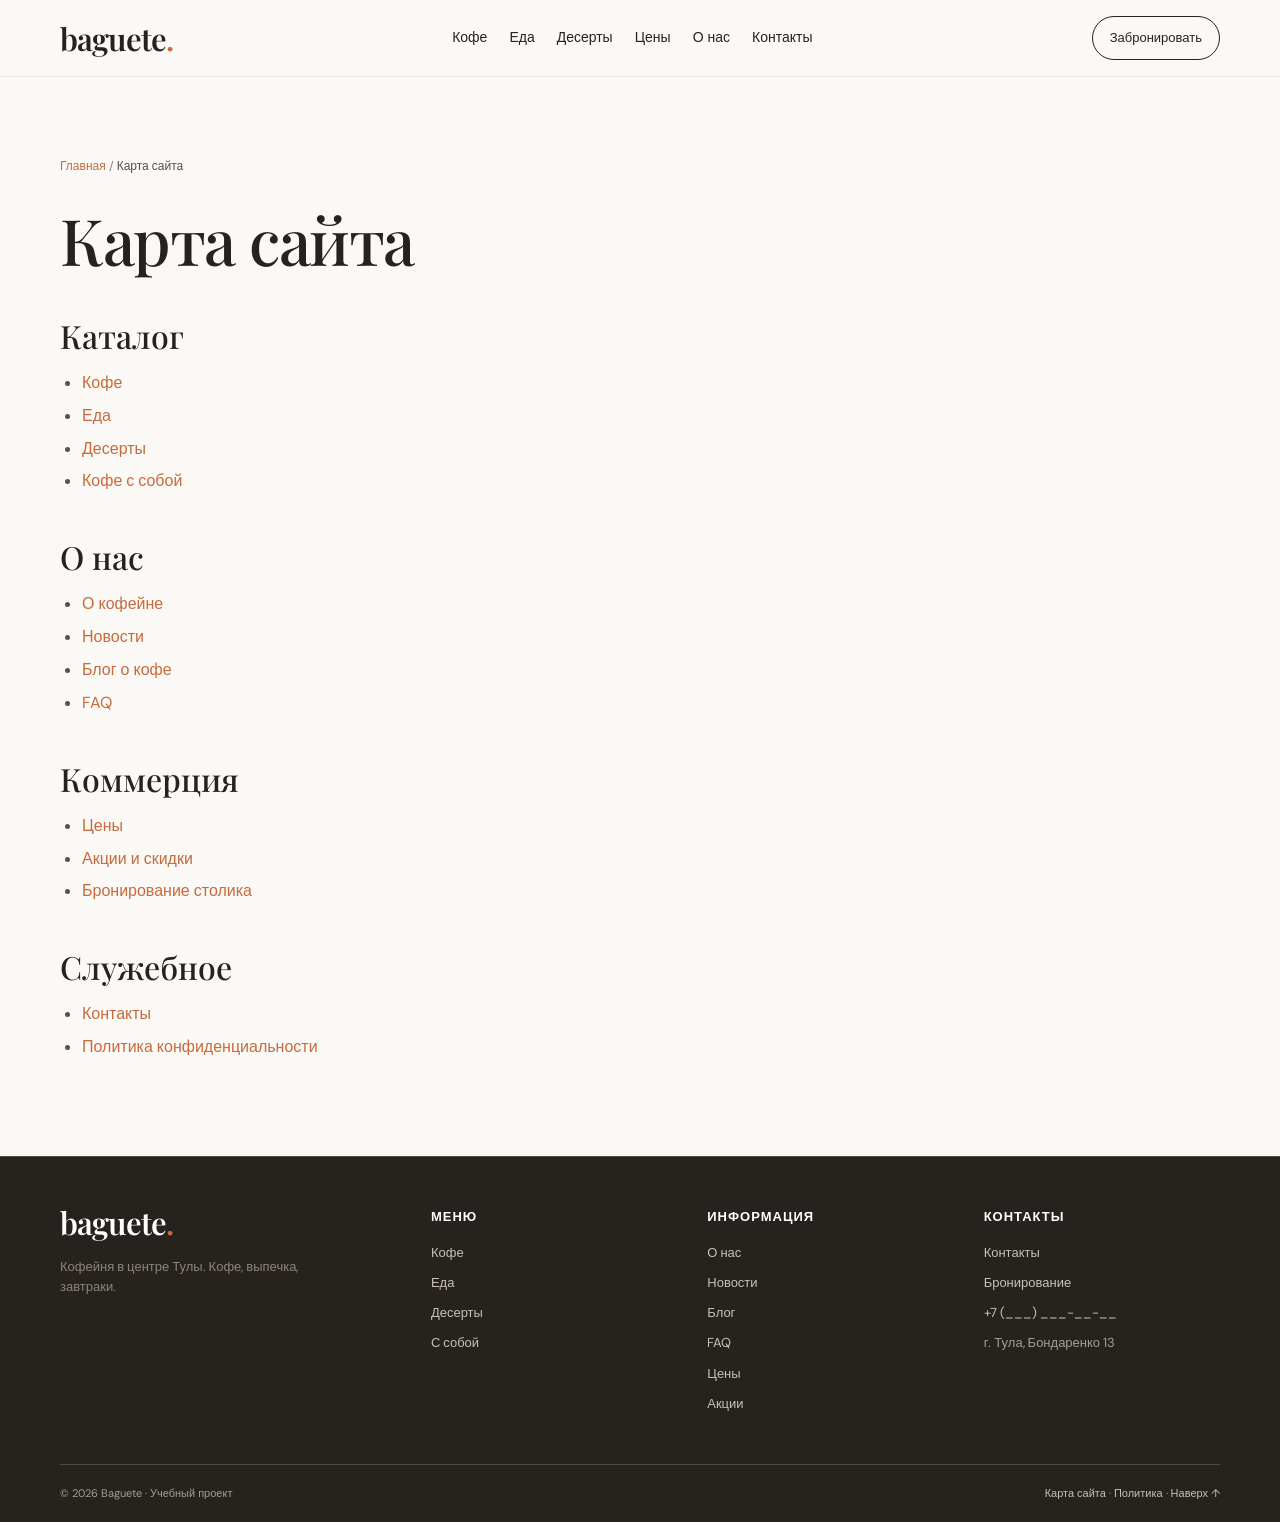
<file: sitemap.html>
<!doctype html>
<html lang="ru">
<head>
  <meta charset="utf-8">
  <meta name="viewport" content="width=device-width, initial-scale=1">
  <title>Карта сайта — Baguete кофейня в Туле</title>
  <meta name="description" content="Карта сайта кофейни Baguete: все разделы и страницы.">
  <link rel="canonical" href="https://baguete-tula.example/sitemap.html">
  <link rel="stylesheet" href="style.css">
</head>
<body>
<header class="header" id="top">
  <div class="container nav">
    <a class="logo" href="index.html" aria-label="Baguete">baguete<span>.</span></a>
    <nav class="desktop-nav" aria-label="Основная навигация">
      <a href="catalog/coffee.html">Кофе</a>
      <a href="catalog/food.html">Еда</a>
      <a href="catalog/desserts.html">Десерты</a>
      <a href="prices.html">Цены</a>
      <a href="about.html">О нас</a>
      <a href="contacts.html">Контакты</a>
    </nav>
    <a class="nav-btn" href="booking.html">Забронировать</a>
    <button class="burger" aria-label="Открыть меню">☰</button>
  </div>
  <div class="mobile-nav">
    <a href="catalog/coffee.html">Кофе</a>
    <a href="catalog/food.html">Еда</a>
    <a href="catalog/desserts.html">Десерты</a>
    <a href="catalog/takeaway.html">С собой</a>
    <a href="prices.html">Цены</a>
    <a href="promo.html">Акции</a>
    <a href="booking.html">Бронирование</a>
    <a href="about.html">О нас</a>
    <a href="news.html">Новости</a>
    <a href="blog.html">Блог</a>
    <a href="faq.html">FAQ</a>
    <a href="contacts.html">Контакты</a>
    <a href="sitemap.html">Карта сайта</a>
  </div>
</header>

<main class="content-page">
  <div class="container">
    <nav class="breadcrumbs"><a href="index.html">Главная</a> / <span>Карта сайта</span></nav>

    <h1>Карта сайта</h1>

    <h2>Каталог</h2>
    <ul>
      <li><a href="catalog/coffee.html" style="color:var(--accent)">Кофе</a></li>
      <li><a href="catalog/food.html" style="color:var(--accent)">Еда</a></li>
      <li><a href="catalog/desserts.html" style="color:var(--accent)">Десерты</a></li>
      <li><a href="catalog/takeaway.html" style="color:var(--accent)">Кофе с собой</a></li>
    </ul>

    <h2>О нас</h2>
    <ul>
      <li><a href="about.html" style="color:var(--accent)">О кофейне</a></li>
      <li><a href="news.html" style="color:var(--accent)">Новости</a></li>
      <li><a href="blog.html" style="color:var(--accent)">Блог о кофе</a></li>
      <li><a href="faq.html" style="color:var(--accent)">FAQ</a></li>
    </ul>

    <h2>Коммерция</h2>
    <ul>
      <li><a href="prices.html" style="color:var(--accent)">Цены</a></li>
      <li><a href="promo.html" style="color:var(--accent)">Акции и скидки</a></li>
      <li><a href="booking.html" style="color:var(--accent)">Бронирование столика</a></li>
    </ul>

    <h2>Служебное</h2>
    <ul>
      <li><a href="contacts.html" style="color:var(--accent)">Контакты</a></li>
      <li><a href="privacy.html" style="color:var(--accent)">Политика конфиденциальности</a></li>
    </ul>
  </div>
</main>

<footer class="footer">
  <div class="container footer-grid">
    <div>
      <a class="logo light" href="index.html">baguete<span>.</span></a>
      <p class="footer-about">Кофейня в центре Тулы. Кофе, выпечка, завтраки.</p>
    </div>
    <div>
      <h4>Меню</h4>
      <ul>
        <li><a href="catalog/coffee.html">Кофе</a></li>
        <li><a href="catalog/food.html">Еда</a></li>
        <li><a href="catalog/desserts.html">Десерты</a></li>
        <li><a href="catalog/takeaway.html">С собой</a></li>
      </ul>
    </div>
    <div>
      <h4>Информация</h4>
      <ul>
        <li><a href="about.html">О нас</a></li>
        <li><a href="news.html">Новости</a></li>
        <li><a href="blog.html">Блог</a></li>
        <li><a href="faq.html">FAQ</a></li>
        <li><a href="prices.html">Цены</a></li>
        <li><a href="promo.html">Акции</a></li>
      </ul>
    </div>
    <div>
      <h4>Контакты</h4>
      <ul>
        <li><a href="contacts.html">Контакты</a></li>
        <li><a href="booking.html">Бронирование</a></li>
        <li><a href="tel:+70000000000">+7 (___) ___-__-__</a></li>
        <li>г. Тула, Бондаренко 13</li>
      </ul>
    </div>
  </div>
  <div class="container footer-row">
    <span>© 2026 Baguete · Учебный проект</span>
    <div>
      <a href="sitemap.html">Карта сайта</a> ·
      <a href="privacy.html">Политика</a> ·
      <a href="#top">Наверх ↑</a>
    </div>
  </div>
</footer>

<script>
const b=document.querySelector('.burger'),m=document.querySelector('.mobile-nav');
if(b){b.addEventListener('click',()=>m.classList.toggle('open'));}
m.querySelectorAll('a').forEach(a=>a.addEventListener('click',()=>m.classList.remove('open')));
</script>
</body>
</html>
</file>
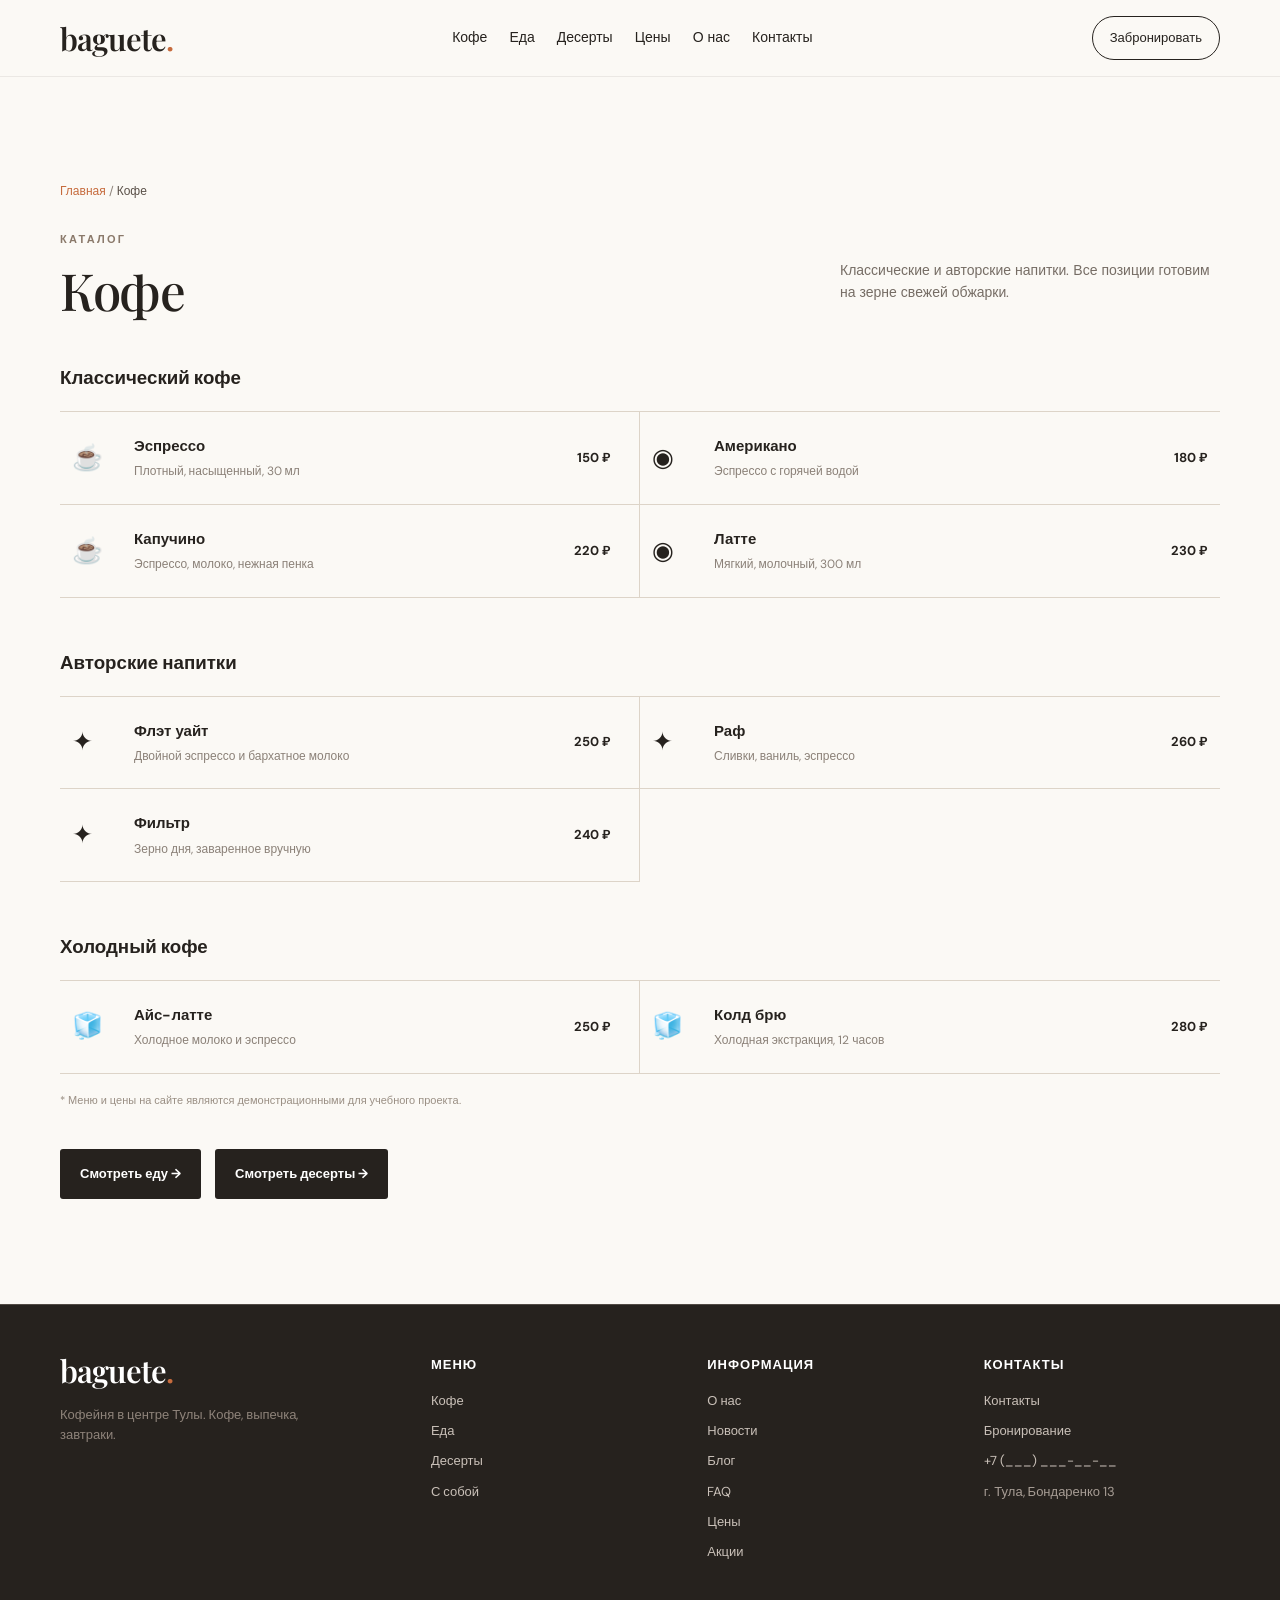
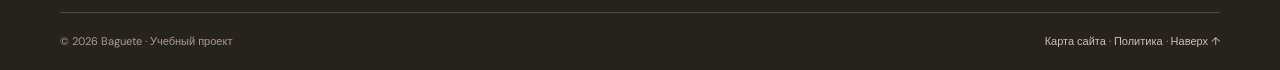
<file: catalog/coffee.html>
<!doctype html>
<html lang="ru">
<head>
  <meta charset="utf-8">
  <meta name="viewport" content="width=device-width, initial-scale=1">
  <title>Кофе в Baguete — кофейня в Туле | Меню кофе</title>
  <meta name="description" content="Кофе в кофейне Baguete: эспрессо, капучино, латте, раф, флэт уайт, фильтр, холодный кофе. Свежая обжарка, specialty coffee в Туле.">
  <meta name="keywords" content="кофе Тула, капучино Тула, латте Тула, specialty coffee Тула">
  <link rel="canonical" href="https://baguete-tula.example/catalog/coffee.html">
  <link rel="stylesheet" href="../style.css">
</head>
<body>
<header class="header" id="top">
  <div class="container nav">
    <a class="logo" href="../index.html" aria-label="Baguete">baguete<span>.</span></a>
    <nav class="desktop-nav" aria-label="Основная навигация">
      <a href="coffee.html">Кофе</a>
      <a href="food.html">Еда</a>
      <a href="desserts.html">Десерты</a>
      <a href="../prices.html">Цены</a>
      <a href="../about.html">О нас</a>
      <a href="../contacts.html">Контакты</a>
    </nav>
    <a class="nav-btn" href="../booking.html">Забронировать</a>
    <button class="burger" aria-label="Открыть меню">☰</button>
  </div>
  <div class="mobile-nav">
    <a href="coffee.html">Кофе</a>
    <a href="food.html">Еда</a>
    <a href="desserts.html">Десерты</a>
    <a href="takeaway.html">С собой</a>
    <a href="../prices.html">Цены</a>
    <a href="../promo.html">Акции</a>
    <a href="../booking.html">Бронирование</a>
    <a href="../about.html">О нас</a>
    <a href="../news.html">Новости</a>
    <a href="../blog.html">Блог</a>
    <a href="../faq.html">FAQ</a>
    <a href="../contacts.html">Контакты</a>
    <a href="../sitemap.html">Карта сайта</a>
  </div>
</header>

<main class="section">
  <div class="container">
    <nav class="breadcrumbs" aria-label="Хлебные крошки">
      <a href="../index.html">Главная</a> / <span>Кофе</span>
    </nav>

    <div class="section-head">
      <div><p class="eyebrow">каталог</p><h2>Кофе</h2></div>
      <p>Классические и авторские напитки. Все позиции готовим на зерне свежей обжарки.</p>
    </div>

    <h3>Классический кофе</h3>
    <div class="menu-grid">
      <article class="menu-item"><div class="item-icon">☕</div><div><h3>Эспрессо</h3><p>Плотный, насыщенный, 30 мл</p></div><strong>150 ₽</strong></article>
      <article class="menu-item"><div class="item-icon">◉</div><div><h3>Американо</h3><p>Эспрессо с горячей водой</p></div><strong>180 ₽</strong></article>
      <article class="menu-item"><div class="item-icon">☕</div><div><h3>Капучино</h3><p>Эспрессо, молоко, нежная пенка</p></div><strong>220 ₽</strong></article>
      <article class="menu-item"><div class="item-icon">◉</div><div><h3>Латте</h3><p>Мягкий, молочный, 300 мл</p></div><strong>230 ₽</strong></article>
    </div>

    <h3 style="margin-top:50px;">Авторские напитки</h3>
    <div class="menu-grid">
      <article class="menu-item"><div class="item-icon">✦</div><div><h3>Флэт уайт</h3><p>Двойной эспрессо и бархатное молоко</p></div><strong>250 ₽</strong></article>
      <article class="menu-item"><div class="item-icon">✦</div><div><h3>Раф</h3><p>Сливки, ваниль, эспрессо</p></div><strong>260 ₽</strong></article>
      <article class="menu-item"><div class="item-icon">✦</div><div><h3>Фильтр</h3><p>Зерно дня, заваренное вручную</p></div><strong>240 ₽</strong></article>
    </div>

    <h3 style="margin-top:50px;">Холодный кофе</h3>
    <div class="menu-grid">
      <article class="menu-item"><div class="item-icon">🧊</div><div><h3>Айс-латте</h3><p>Холодное молоко и эспрессо</p></div><strong>250 ₽</strong></article>
      <article class="menu-item"><div class="item-icon">🧊</div><div><h3>Колд брю</h3><p>Холодная экстракция, 12 часов</p></div><strong>280 ₽</strong></article>
    </div>

    <p class="note">* Меню и цены на сайте являются демонстрационными для учебного проекта.</p>

    <div style="margin-top:40px;">
      <a class="btn btn-dark" href="food.html">Смотреть еду →</a>
      <a class="btn btn-dark" href="desserts.html" style="margin-left:10px;">Смотреть десерты →</a>
    </div>
  </div>
</main>

<footer class="footer">
  <div class="container footer-grid">
    <div>
      <a class="logo light" href="../index.html">baguete<span>.</span></a>
      <p class="footer-about">Кофейня в центре Тулы. Кофе, выпечка, завтраки.</p>
    </div>
    <div>
      <h4>Меню</h4>
      <ul>
        <li><a href="coffee.html">Кофе</a></li>
        <li><a href="food.html">Еда</a></li>
        <li><a href="desserts.html">Десерты</a></li>
        <li><a href="takeaway.html">С собой</a></li>
      </ul>
    </div>
    <div>
      <h4>Информация</h4>
      <ul>
        <li><a href="../about.html">О нас</a></li>
        <li><a href="../news.html">Новости</a></li>
        <li><a href="../blog.html">Блог</a></li>
        <li><a href="../faq.html">FAQ</a></li>
        <li><a href="../prices.html">Цены</a></li>
        <li><a href="../promo.html">Акции</a></li>
      </ul>
    </div>
    <div>
      <h4>Контакты</h4>
      <ul>
        <li><a href="../contacts.html">Контакты</a></li>
        <li><a href="../booking.html">Бронирование</a></li>
        <li><a href="tel:+70000000000">+7 (___) ___-__-__</a></li>
        <li>г. Тула, Бондаренко 13</li>
      </ul>
    </div>
  </div>
  <div class="container footer-row">
    <span>© 2026 Baguete · Учебный проект</span>
    <div>
      <a href="../sitemap.html">Карта сайта</a> ·
      <a href="../privacy.html">Политика</a> ·
      <a href="#top">Наверх ↑</a>
    </div>
  </div>
</footer>

<script>
const b=document.querySelector('.burger'),m=document.querySelector('.mobile-nav');
if(b){b.addEventListener('click',()=>m.classList.toggle('open'));}
m.querySelectorAll('a').forEach(a=>a.addEventListener('click',()=>m.classList.remove('open')));
</script>
</body>
</html>
</file>
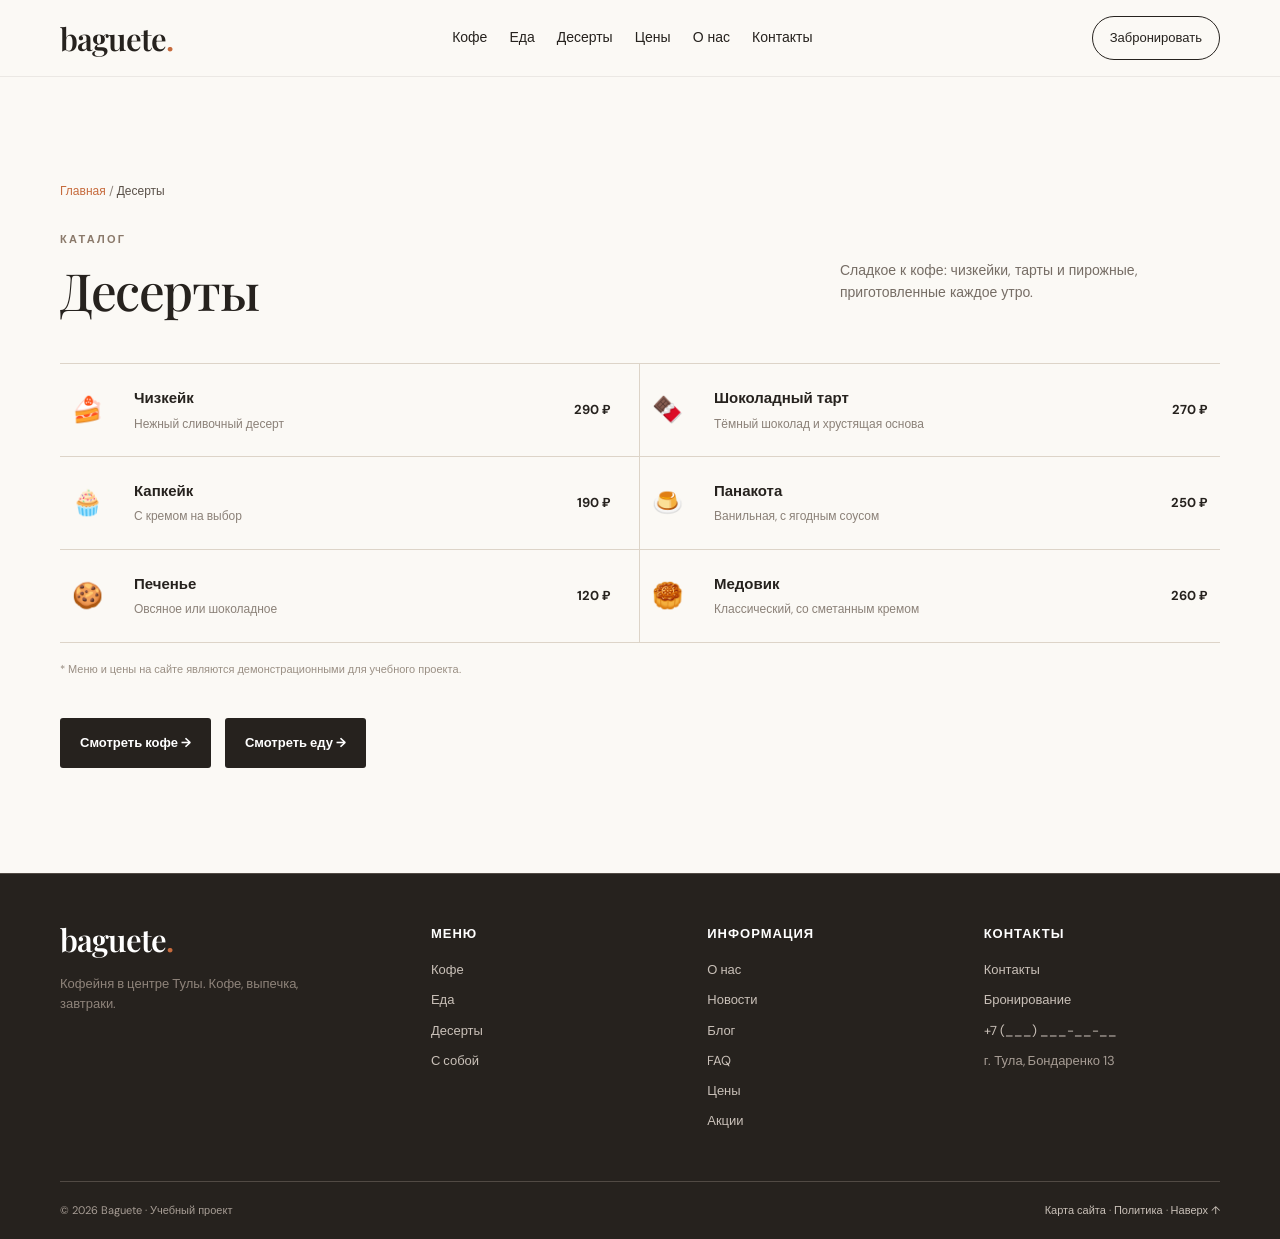
<file: catalog/desserts.html>
<!doctype html>
<html lang="ru">
<head>
  <meta charset="utf-8">
  <meta name="viewport" content="width=device-width, initial-scale=1">
  <title>Десерты в Baguete — чизкейки, тарты, пирожные | Тула</title>
  <meta name="description" content="Десерты в кофейне Baguete: чизкейки, шоколадные тарты, пирожные и сладкая выпечка. Свежие десерты в Туле.">
  <meta name="keywords" content="десерты Тула, чизкейк Тула, тарт Тула, пирожные Тула">
  <link rel="canonical" href="https://baguete-tula.example/catalog/desserts.html">
  <link rel="stylesheet" href="../style.css">
</head>
<body>
<header class="header" id="top">
  <div class="container nav">
    <a class="logo" href="../index.html" aria-label="Baguete">baguete<span>.</span></a>
    <nav class="desktop-nav" aria-label="Основная навигация">
      <a href="coffee.html">Кофе</a>
      <a href="food.html">Еда</a>
      <a href="desserts.html">Десерты</a>
      <a href="../prices.html">Цены</a>
      <a href="../about.html">О нас</a>
      <a href="../contacts.html">Контакты</a>
    </nav>
    <a class="nav-btn" href="../booking.html">Забронировать</a>
    <button class="burger" aria-label="Открыть меню">☰</button>
  </div>
  <div class="mobile-nav">
    <a href="coffee.html">Кофе</a>
    <a href="food.html">Еда</a>
    <a href="desserts.html">Десерты</a>
    <a href="takeaway.html">С собой</a>
    <a href="../prices.html">Цены</a>
    <a href="../promo.html">Акции</a>
    <a href="../booking.html">Бронирование</a>
    <a href="../about.html">О нас</a>
    <a href="../news.html">Новости</a>
    <a href="../blog.html">Блог</a>
    <a href="../faq.html">FAQ</a>
    <a href="../contacts.html">Контакты</a>
    <a href="../sitemap.html">Карта сайта</a>
  </div>
</header>

<main class="section">
  <div class="container">
    <nav class="breadcrumbs"><a href="../index.html">Главная</a> / <span>Десерты</span></nav>

    <div class="section-head">
      <div><p class="eyebrow">каталог</p><h2>Десерты</h2></div>
      <p>Сладкое к кофе: чизкейки, тарты и пирожные, приготовленные каждое утро.</p>
    </div>

    <div class="menu-grid">
      <article class="menu-item"><div class="item-icon">🍰</div><div><h3>Чизкейк</h3><p>Нежный сливочный десерт</p></div><strong>290 ₽</strong></article>
      <article class="menu-item"><div class="item-icon">🍫</div><div><h3>Шоколадный тарт</h3><p>Тёмный шоколад и хрустящая основа</p></div><strong>270 ₽</strong></article>
      <article class="menu-item"><div class="item-icon">🧁</div><div><h3>Капкейк</h3><p>С кремом на выбор</p></div><strong>190 ₽</strong></article>
      <article class="menu-item"><div class="item-icon">🍮</div><div><h3>Панакота</h3><p>Ванильная, с ягодным соусом</p></div><strong>250 ₽</strong></article>
      <article class="menu-item"><div class="item-icon">🍪</div><div><h3>Печенье</h3><p>Овсяное или шоколадное</p></div><strong>120 ₽</strong></article>
      <article class="menu-item"><div class="item-icon">🥮</div><div><h3>Медовик</h3><p>Классический, со сметанным кремом</p></div><strong>260 ₽</strong></article>
    </div>

    <p class="note">* Меню и цены на сайте являются демонстрационными для учебного проекта.</p>

    <div style="margin-top:40px;">
      <a class="btn btn-dark" href="coffee.html">Смотреть кофе →</a>
      <a class="btn btn-dark" href="food.html" style="margin-left:10px;">Смотреть еду →</a>
    </div>
  </div>
</main>

<footer class="footer">
  <div class="container footer-grid">
    <div>
      <a class="logo light" href="../index.html">baguete<span>.</span></a>
      <p class="footer-about">Кофейня в центре Тулы. Кофе, выпечка, завтраки.</p>
    </div>
    <div>
      <h4>Меню</h4>
      <ul>
        <li><a href="coffee.html">Кофе</a></li>
        <li><a href="food.html">Еда</a></li>
        <li><a href="desserts.html">Десерты</a></li>
        <li><a href="takeaway.html">С собой</a></li>
      </ul>
    </div>
    <div>
      <h4>Информация</h4>
      <ul>
        <li><a href="../about.html">О нас</a></li>
        <li><a href="../news.html">Новости</a></li>
        <li><a href="../blog.html">Блог</a></li>
        <li><a href="../faq.html">FAQ</a></li>
        <li><a href="../prices.html">Цены</a></li>
        <li><a href="../promo.html">Акции</a></li>
      </ul>
    </div>
    <div>
      <h4>Контакты</h4>
      <ul>
        <li><a href="../contacts.html">Контакты</a></li>
        <li><a href="../booking.html">Бронирование</a></li>
        <li><a href="tel:+70000000000">+7 (___) ___-__-__</a></li>
        <li>г. Тула, Бондаренко 13</li>
      </ul>
    </div>
  </div>
  <div class="container footer-row">
    <span>© 2026 Baguete · Учебный проект</span>
    <div>
      <a href="../sitemap.html">Карта сайта</a> ·
      <a href="../privacy.html">Политика</a> ·
      <a href="#top">Наверх ↑</a>
    </div>
  </div>
</footer>

<script>
const b=document.querySelector('.burger'),m=document.querySelector('.mobile-nav');
if(b){b.addEventListener('click',()=>m.classList.toggle('open'));}
m.querySelectorAll('a').forEach(a=>a.addEventListener('click',()=>m.classList.remove('open')));
</script>
</body>
</html>
</file>
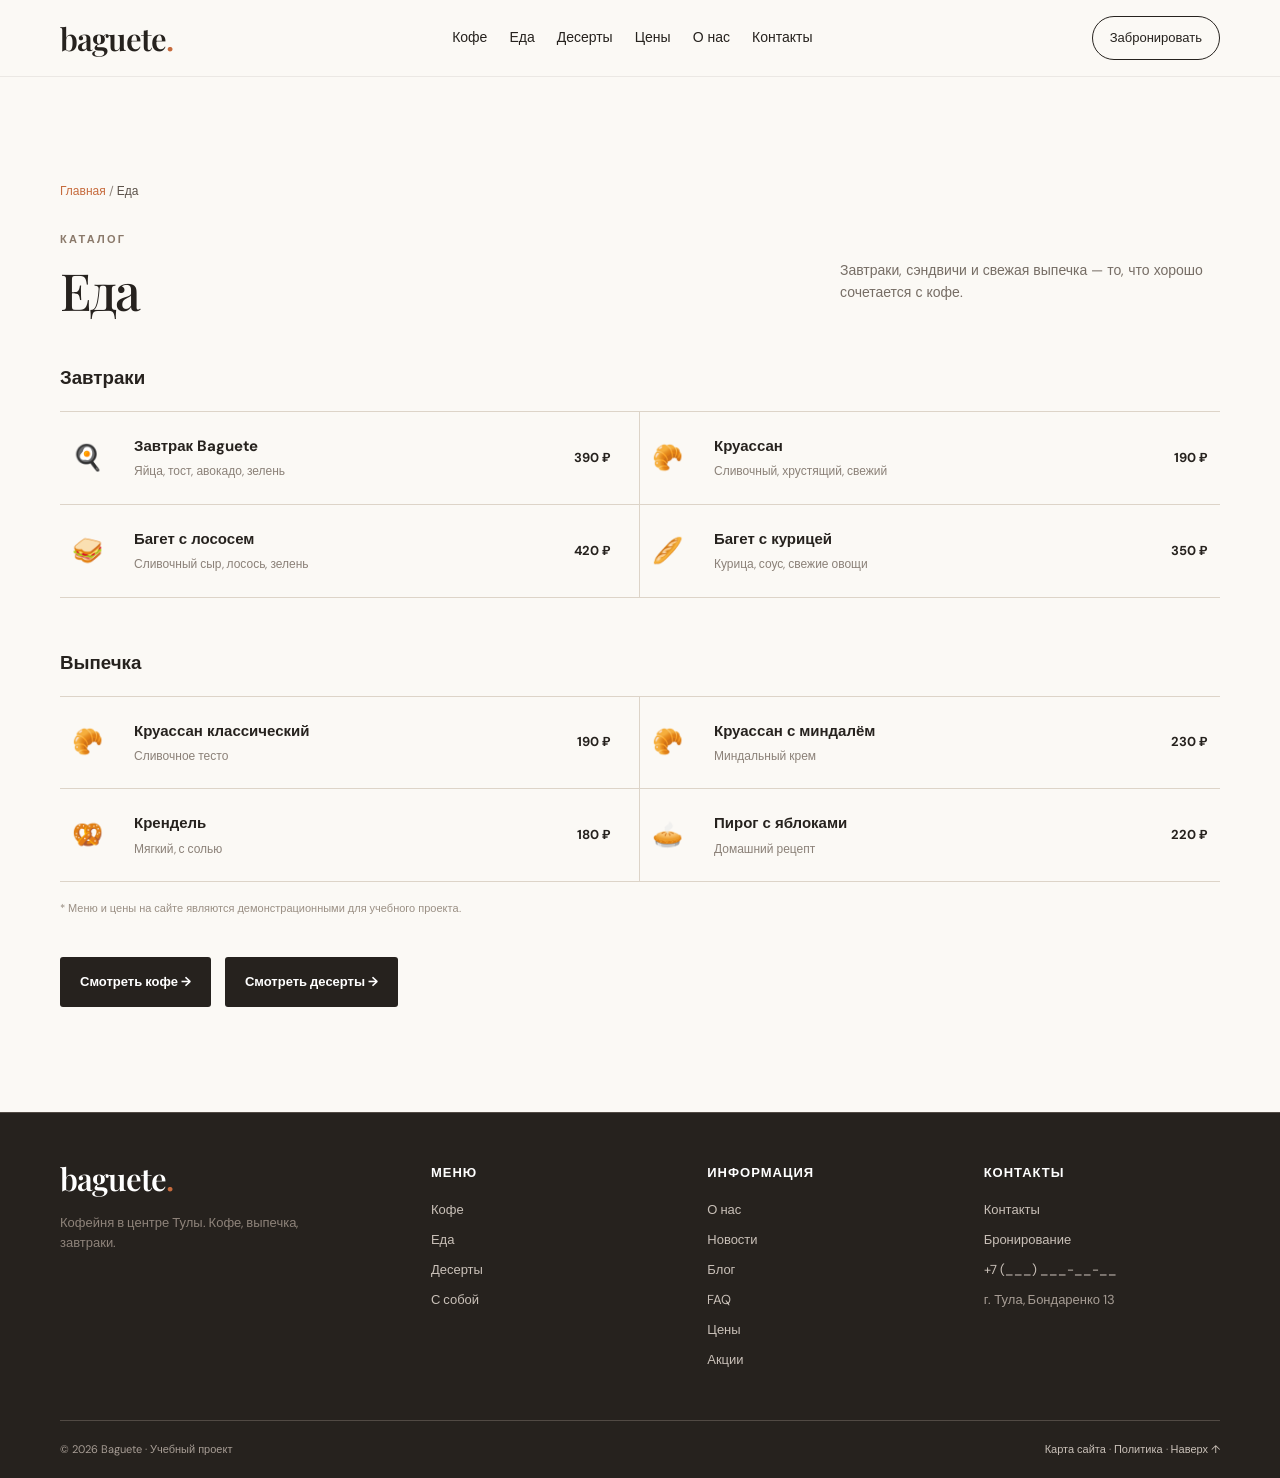
<file: catalog/food.html>
<!doctype html>
<html lang="ru">
<head>
  <meta charset="utf-8">
  <meta name="viewport" content="width=device-width, initial-scale=1">
  <title>Еда в Baguete — завтраки, сэндвичи, выпечка | Тула</title>
  <meta name="description" content="Еда в кофейне Baguete: завтраки, сэндвичи, круассаны, багеты и свежая выпечка. Утреннее меню в Туле.">
  <meta name="keywords" content="завтраки Тула, выпечка Тула, круассаны Тула, сэндвичи Тула">
  <link rel="canonical" href="https://baguete-tula.example/catalog/food.html">
  <link rel="stylesheet" href="../style.css">
</head>
<body>
<header class="header" id="top">
  <div class="container nav">
    <a class="logo" href="../index.html" aria-label="Baguete">baguete<span>.</span></a>
    <nav class="desktop-nav" aria-label="Основная навигация">
      <a href="coffee.html">Кофе</a>
      <a href="food.html">Еда</a>
      <a href="desserts.html">Десерты</a>
      <a href="../prices.html">Цены</a>
      <a href="../about.html">О нас</a>
      <a href="../contacts.html">Контакты</a>
    </nav>
    <a class="nav-btn" href="../booking.html">Забронировать</a>
    <button class="burger" aria-label="Открыть меню">☰</button>
  </div>
  <div class="mobile-nav">
    <a href="coffee.html">Кофе</a>
    <a href="food.html">Еда</a>
    <a href="desserts.html">Десерты</a>
    <a href="takeaway.html">С собой</a>
    <a href="../prices.html">Цены</a>
    <a href="../promo.html">Акции</a>
    <a href="../booking.html">Бронирование</a>
    <a href="../about.html">О нас</a>
    <a href="../news.html">Новости</a>
    <a href="../blog.html">Блог</a>
    <a href="../faq.html">FAQ</a>
    <a href="../contacts.html">Контакты</a>
    <a href="../sitemap.html">Карта сайта</a>
  </div>
</header>

<main class="section">
  <div class="container">
    <nav class="breadcrumbs"><a href="../index.html">Главная</a> / <span>Еда</span></nav>

    <div class="section-head">
      <div><p class="eyebrow">каталог</p><h2>Еда</h2></div>
      <p>Завтраки, сэндвичи и свежая выпечка — то, что хорошо сочетается с кофе.</p>
    </div>

    <h3>Завтраки</h3>
    <div class="menu-grid">
      <article class="menu-item"><div class="item-icon">🍳</div><div><h3>Завтрак Baguete</h3><p>Яйца, тост, авокадо, зелень</p></div><strong>390 ₽</strong></article>
      <article class="menu-item"><div class="item-icon">🥐</div><div><h3>Круассан</h3><p>Сливочный, хрустящий, свежий</p></div><strong>190 ₽</strong></article>
      <article class="menu-item"><div class="item-icon">🥪</div><div><h3>Багет с лососем</h3><p>Сливочный сыр, лосось, зелень</p></div><strong>420 ₽</strong></article>
      <article class="menu-item"><div class="item-icon">🥖</div><div><h3>Багет с курицей</h3><p>Курица, соус, свежие овощи</p></div><strong>350 ₽</strong></article>
    </div>

    <h3 style="margin-top:50px;">Выпечка</h3>
    <div class="menu-grid">
      <article class="menu-item"><div class="item-icon">🥐</div><div><h3>Круассан классический</h3><p>Сливочное тесто</p></div><strong>190 ₽</strong></article>
      <article class="menu-item"><div class="item-icon">🥐</div><div><h3>Круассан с миндалём</h3><p>Миндальный крем</p></div><strong>230 ₽</strong></article>
      <article class="menu-item"><div class="item-icon">🥨</div><div><h3>Крендель</h3><p>Мягкий, с солью</p></div><strong>180 ₽</strong></article>
      <article class="menu-item"><div class="item-icon">🥧</div><div><h3>Пирог с яблоками</h3><p>Домашний рецепт</p></div><strong>220 ₽</strong></article>
    </div>

    <p class="note">* Меню и цены на сайте являются демонстрационными для учебного проекта.</p>

    <div style="margin-top:40px;">
      <a class="btn btn-dark" href="coffee.html">Смотреть кофе →</a>
      <a class="btn btn-dark" href="desserts.html" style="margin-left:10px;">Смотреть десерты →</a>
    </div>
  </div>
</main>

<footer class="footer">
  <div class="container footer-grid">
    <div>
      <a class="logo light" href="../index.html">baguete<span>.</span></a>
      <p class="footer-about">Кофейня в центре Тулы. Кофе, выпечка, завтраки.</p>
    </div>
    <div>
      <h4>Меню</h4>
      <ul>
        <li><a href="coffee.html">Кофе</a></li>
        <li><a href="food.html">Еда</a></li>
        <li><a href="desserts.html">Десерты</a></li>
        <li><a href="takeaway.html">С собой</a></li>
      </ul>
    </div>
    <div>
      <h4>Информация</h4>
      <ul>
        <li><a href="../about.html">О нас</a></li>
        <li><a href="../news.html">Новости</a></li>
        <li><a href="../blog.html">Блог</a></li>
        <li><a href="../faq.html">FAQ</a></li>
        <li><a href="../prices.html">Цены</a></li>
        <li><a href="../promo.html">Акции</a></li>
      </ul>
    </div>
    <div>
      <h4>Контакты</h4>
      <ul>
        <li><a href="../contacts.html">Контакты</a></li>
        <li><a href="../booking.html">Бронирование</a></li>
        <li><a href="tel:+70000000000">+7 (___) ___-__-__</a></li>
        <li>г. Тула, Бондаренко 13</li>
      </ul>
    </div>
  </div>
  <div class="container footer-row">
    <span>© 2026 Baguete · Учебный проект</span>
    <div>
      <a href="../sitemap.html">Карта сайта</a> ·
      <a href="../privacy.html">Политика</a> ·
      <a href="#top">Наверх ↑</a>
    </div>
  </div>
</footer>

<script>
const b=document.querySelector('.burger'),m=document.querySelector('.mobile-nav');
if(b){b.addEventListener('click',()=>m.classList.toggle('open'));}
m.querySelectorAll('a').forEach(a=>a.addEventListener('click',()=>m.classList.remove('open')));
</script>
</body>
</html>
</file>
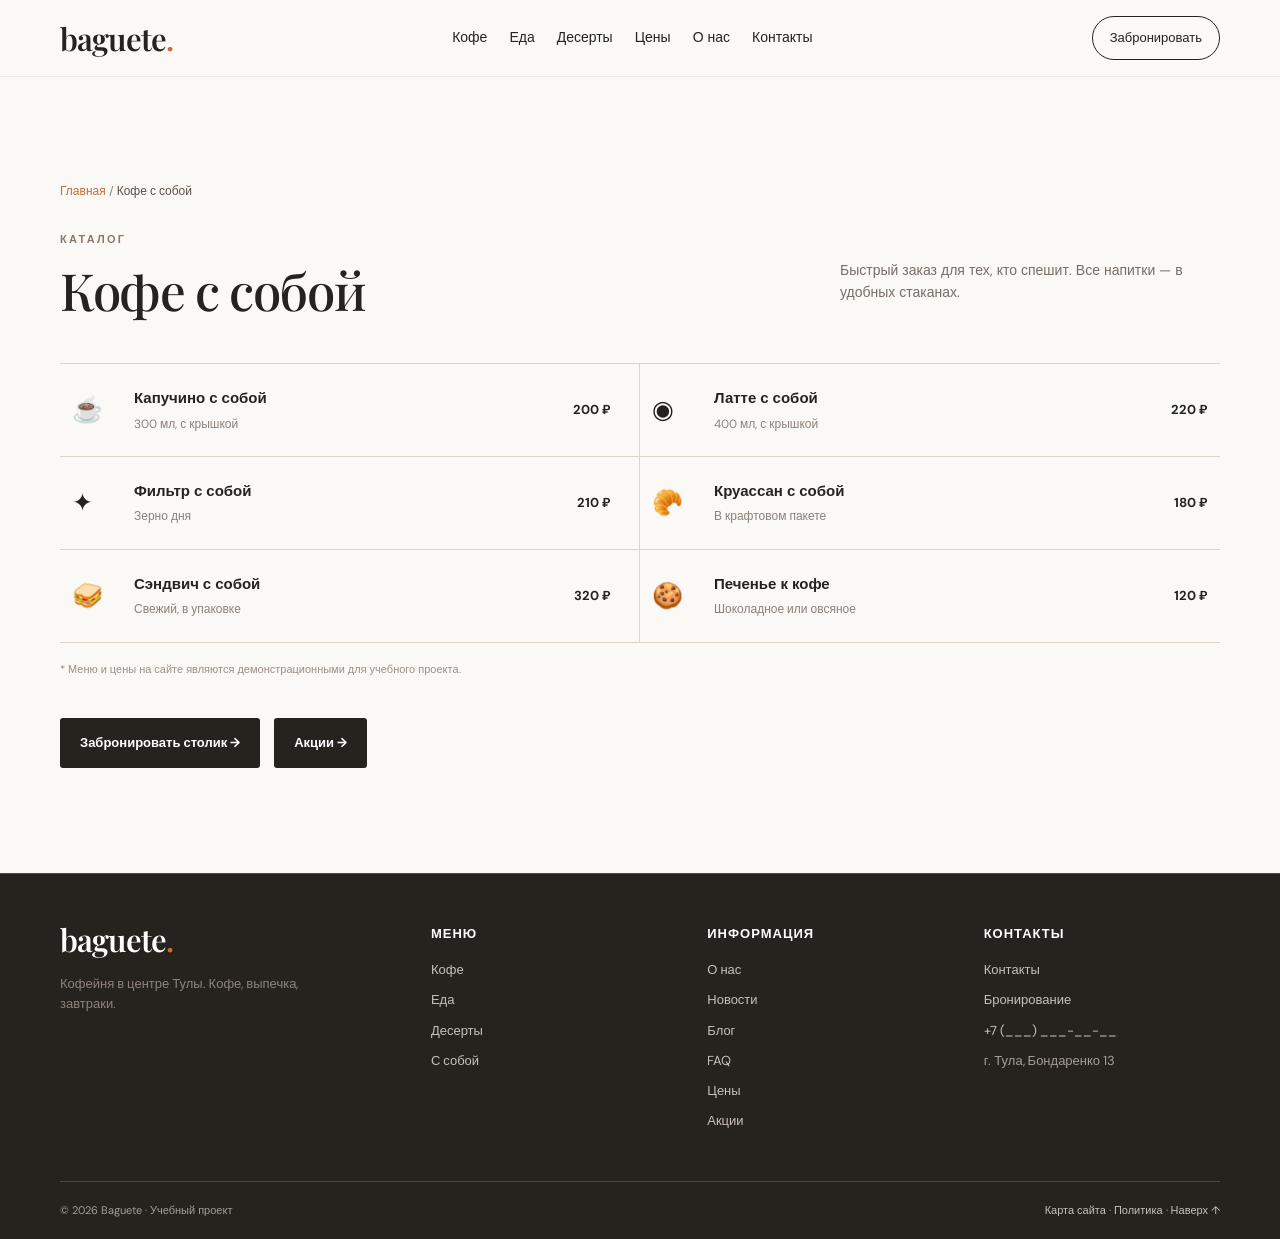
<file: catalog/takeaway.html>
<!doctype html>
<html lang="ru">
<head>
  <meta charset="utf-8">
  <meta name="viewport" content="width=device-width, initial-scale=1">
  <title>Кофе с собой в Туле — Baguete | Напитки и выпечка на вынос</title>
  <meta name="description" content="Кофе с собой в кофейне Baguete: капучино, латте, раф, фильтр и свежая выпечка на вынос. Быстро, вкусно, рядом.">
  <meta name="keywords" content="кофе с собой Тула, кофе на вынос Тула, капучино с собой Тула">
  <link rel="canonical" href="https://baguete-tula.example/catalog/takeaway.html">
  <link rel="stylesheet" href="../style.css">
</head>
<body>
<header class="header" id="top">
  <div class="container nav">
    <a class="logo" href="../index.html" aria-label="Baguete">baguete<span>.</span></a>
    <nav class="desktop-nav" aria-label="Основная навигация">
      <a href="coffee.html">Кофе</a>
      <a href="food.html">Еда</a>
      <a href="desserts.html">Десерты</a>
      <a href="../prices.html">Цены</a>
      <a href="../about.html">О нас</a>
      <a href="../contacts.html">Контакты</a>
    </nav>
    <a class="nav-btn" href="../booking.html">Забронировать</a>
    <button class="burger" aria-label="Открыть меню">☰</button>
  </div>
  <div class="mobile-nav">
    <a href="coffee.html">Кофе</a>
    <a href="food.html">Еда</a>
    <a href="desserts.html">Десерты</a>
    <a href="takeaway.html">С собой</a>
    <a href="../prices.html">Цены</a>
    <a href="../promo.html">Акции</a>
    <a href="../booking.html">Бронирование</a>
    <a href="../about.html">О нас</a>
    <a href="../news.html">Новости</a>
    <a href="../blog.html">Блог</a>
    <a href="../faq.html">FAQ</a>
    <a href="../contacts.html">Контакты</a>
    <a href="../sitemap.html">Карта сайта</a>
  </div>
</header>

<main class="section">
  <div class="container">
    <nav class="breadcrumbs"><a href="../index.html">Главная</a> / <span>Кофе с собой</span></nav>

    <div class="section-head">
      <div><p class="eyebrow">каталог</p><h2>Кофе с собой</h2></div>
      <p>Быстрый заказ для тех, кто спешит. Все напитки — в удобных стаканах.</p>
    </div>

    <div class="menu-grid">
      <article class="menu-item"><div class="item-icon">☕</div><div><h3>Капучино с собой</h3><p>300 мл, с крышкой</p></div><strong>200 ₽</strong></article>
      <article class="menu-item"><div class="item-icon">◉</div><div><h3>Латте с собой</h3><p>400 мл, с крышкой</p></div><strong>220 ₽</strong></article>
      <article class="menu-item"><div class="item-icon">✦</div><div><h3>Фильтр с собой</h3><p>Зерно дня</p></div><strong>210 ₽</strong></article>
      <article class="menu-item"><div class="item-icon">🥐</div><div><h3>Круассан с собой</h3><p>В крафтовом пакете</p></div><strong>180 ₽</strong></article>
      <article class="menu-item"><div class="item-icon">🥪</div><div><h3>Сэндвич с собой</h3><p>Свежий, в упаковке</p></div><strong>320 ₽</strong></article>
      <article class="menu-item"><div class="item-icon">🍪</div><div><h3>Печенье к кофе</h3><p>Шоколадное или овсяное</p></div><strong>120 ₽</strong></article>
    </div>

    <p class="note">* Меню и цены на сайте являются демонстрационными для учебного проекта.</p>

    <div style="margin-top:40px;">
      <a class="btn btn-dark" href="../booking.html">Забронировать столик →</a>
      <a class="btn btn-dark" href="../promo.html" style="margin-left:10px;">Акции →</a>
    </div>
  </div>
</main>

<footer class="footer">
  <div class="container footer-grid">
    <div>
      <a class="logo light" href="../index.html">baguete<span>.</span></a>
      <p class="footer-about">Кофейня в центре Тулы. Кофе, выпечка, завтраки.</p>
    </div>
    <div>
      <h4>Меню</h4>
      <ul>
        <li><a href="coffee.html">Кофе</a></li>
        <li><a href="food.html">Еда</a></li>
        <li><a href="desserts.html">Десерты</a></li>
        <li><a href="takeaway.html">С собой</a></li>
      </ul>
    </div>
    <div>
      <h4>Информация</h4>
      <ul>
        <li><a href="../about.html">О нас</a></li>
        <li><a href="../news.html">Новости</a></li>
        <li><a href="../blog.html">Блог</a></li>
        <li><a href="../faq.html">FAQ</a></li>
        <li><a href="../prices.html">Цены</a></li>
        <li><a href="../promo.html">Акции</a></li>
      </ul>
    </div>
    <div>
      <h4>Контакты</h4>
      <ul>
        <li><a href="../contacts.html">Контакты</a></li>
        <li><a href="../booking.html">Бронирование</a></li>
        <li><a href="tel:+70000000000">+7 (___) ___-__-__</a></li>
        <li>г. Тула, Бондаренко 13</li>
      </ul>
    </div>
  </div>
  <div class="container footer-row">
    <span>© 2026 Baguete · Учебный проект</span>
    <div>
      <a href="../sitemap.html">Карта сайта</a> ·
      <a href="../privacy.html">Политика</a> ·
      <a href="#top">Наверх ↑</a>
    </div>
  </div>
</footer>

<script>
const b=document.querySelector('.burger'),m=document.querySelector('.mobile-nav');
if(b){b.addEventListener('click',()=>m.classList.toggle('open'));}
m.querySelectorAll('a').forEach(a=>a.addEventListener('click',()=>m.classList.remove('open')));
</script>
</body>
</html>
</file>
<file: style.css>
@import url('https://fonts.googleapis.com/css2?family=DM+Sans:wght@400;500;600;700&family=Playfair+Display:ital,wght@0,500;0,600;1,500;1,600&display=swap');

:root{
  --ink:#26221e;
  --cream:#f5efe6;
  --paper:#fbf9f5;
  --brown:#6d4b35;
  --line:#ddd4c8;
  --accent:#c66b3d;
}

*{box-sizing:border-box}
html{scroll-behavior:smooth}
body{
  margin:0;
  color:var(--ink);
  background:var(--paper);
  font-family:"DM Sans",Arial,sans-serif;
  line-height:1.55;
}
a{color:inherit;text-decoration:none}
.container{width:min(1160px,calc(100% - 40px));margin:auto}

/* HEADER */
.header{
  position:sticky;top:0;z-index:20;
  background:rgba(251,249,245,.94);
  backdrop-filter:blur(12px);
  border-bottom:1px solid rgba(38,34,30,.08);
}
.nav{height:76px;display:flex;align-items:center;gap:32px}
.logo{font:600 31px/1 "Playfair Display",serif;letter-spacing:-1px}
.logo span{color:var(--accent)}
.desktop-nav{display:flex;gap:22px;margin:auto;font-size:14px}
.desktop-nav a:hover,.text-link:hover{color:var(--accent)}
.nav-btn{border:1px solid var(--ink);padding:11px 17px;border-radius:999px;font-size:13px}
.burger,.mobile-nav{display:none}

/* HERO */
.hero{padding:74px 0 82px;background:var(--cream);overflow:hidden}
.hero-grid{display:grid;grid-template-columns:1fr .86fr;gap:75px;align-items:center}
.eyebrow{
  text-transform:uppercase;letter-spacing:2.2px;font-size:11px;
  font-weight:700;color:#8a796a;margin:0 0 16px;
}
.hero h1{font:500 clamp(48px,6vw,78px)/.99 "Playfair Display",serif;letter-spacing:-2.5px;margin:0 0 26px}
.hero h1 em{color:var(--accent)}
.lead{max-width:580px;font-size:17px;color:#625950}
.hero-actions{display:flex;align-items:center;gap:24px;margin:32px 0 42px}
.btn{display:inline-flex;gap:20px;align-items:center;padding:15px 20px;border-radius:3px;font-size:13px;font-weight:700;cursor:pointer;border:0}
.btn-dark{background:var(--ink);color:#fff}
.btn-light{background:#fff;color:var(--ink)}
.text-link{font-weight:600;font-size:13px;border-bottom:1px solid #999}
.mini-facts{display:flex;gap:22px;flex-wrap:wrap;font-size:11px;color:#796d63;text-transform:uppercase;letter-spacing:.6px}
.mini-facts b{font-size:15px;margin-right:6px}
.hero-card{
  background:#dbcab5;min-height:470px;position:relative;
  display:flex;align-items:center;justify-content:center;overflow:hidden;
}
.coffee-art{
  width:100%;height:100%;position:absolute;inset:0;
  background:radial-gradient(circle at 50% 45%,#eee2d2 0 17%,transparent 18%),
             linear-gradient(125deg,#bda58b,#e7d7c2 48%,#b69b7e);
}
.cup{
  position:absolute;left:50%;top:45%;width:190px;height:130px;
  transform:translate(-50%,-50%);background:#f8f4ed;
  border-radius:12px 12px 42px 42px;box-shadow:0 25px 30px #765d4740;
}
.coffee{position:absolute;left:15px;right:15px;top:-8px;height:40px;background:#4e3427;border-radius:50%;box-shadow:inset 0 8px 0 #9b7658}
.handle{position:absolute;right:-55px;top:24px;width:70px;height:62px;border:15px solid #f8f4ed;border-left:0;border-radius:0 50% 50% 0}
.plate{position:absolute;left:50%;top:58%;transform:translateX(-50%);width:280px;height:28px;border-radius:50%;background:#f8f4edaa}
.pastry{position:absolute;right:13%;bottom:22%;font-size:76px;filter:drop-shadow(0 15px 10px #765d4740)}
.steam{position:absolute;width:30px;height:90px;border-left:2px solid #fff8;top:22%;border-radius:50%;filter:blur(1px)}
.s1{left:45%}
.s2{left:54%}
.hero-card-caption{position:absolute;left:22px;bottom:20px;display:flex;flex-direction:column;gap:2px;font-size:11px;color:#fff}
.hero-card-caption strong{font:500 20px "Playfair Display",serif}

/* TICKER */
.ticker{overflow:hidden;background:var(--ink);color:#eee3d7;padding:11px 0;font-size:10px;letter-spacing:4px;white-space:nowrap}
.ticker-inner{display:flex;gap:50px;width:max-content;animation:scroll 28s linear infinite}
@keyframes scroll{to{transform:translateX(-50%)}}

/* SECTIONS */
.section{padding:105px 0}
.section-head{display:flex;justify-content:space-between;align-items:end;gap:50px;margin-bottom:46px}
.section-head h2,.about h2,.faq h2,.contact h2{
  font:500 clamp(36px,4vw,56px)/1.05 "Playfair Display",serif;
  letter-spacing:-1.4px;margin:0;
}
.section-head>p{max-width:380px;color:#766d65;font-size:14px}

/* BREADCRUMBS */
.breadcrumbs{font-size:12px;color:#8b8178;margin-bottom:30px}
.breadcrumbs a{color:var(--accent);text-decoration:none}
.breadcrumbs a:hover{text-decoration:underline}
.breadcrumbs span{color:#5a5149}

/* MENU */
.menu-tabs{display:flex;gap:8px;margin-bottom:25px;flex-wrap:wrap}
.menu-tabs button{border:1px solid var(--line);background:transparent;padding:10px 18px;border-radius:999px;cursor:pointer;font:inherit;font-size:12px}
.menu-tabs button.active,.menu-tabs button:hover{background:var(--ink);color:#fff;border-color:var(--ink)}
.menu-grid{display:grid;grid-template-columns:1fr 1fr;border-top:1px solid var(--line)}
.menu-item{
  display:grid;grid-template-columns:46px 1fr auto;gap:16px;align-items:center;
  padding:23px 12px;border-bottom:1px solid var(--line);
}
.menu-item:nth-child(odd){border-right:1px solid var(--line);padding-right:28px}
.item-icon{font-size:25px}
.menu-item h3{font-size:15px;margin:0 0 4px}
.menu-item p{font-size:12px;color:#8b8178;margin:0}
.menu-item>strong{font-size:13px}
.note{font-size:11px;color:#9a8f84;margin-top:18px}

/* ABOUT */
.about{background:var(--cream)}
.about-grid{display:grid;grid-template-columns:.92fr 1fr;gap:90px;align-items:center}
.about-photo{height:520px;background:linear-gradient(145deg,#876b50,#d7c0a4);position:relative;overflow:hidden}
.about-photo:after{
  content:"";position:absolute;width:280px;height:280px;border-radius:50%;
  background:#e7d6c0;right:-50px;bottom:-60px;box-shadow:-160px -110px 0 #6c503c55;
}
.photo-label{position:absolute;top:22px;left:22px;color:#fff;font-size:11px;letter-spacing:3px;z-index:2}
.photo-quote{position:absolute;left:28px;bottom:28px;color:#fff;font:italic 500 38px/1.05 "Playfair Display",serif;z-index:2}
.about-copy>p:not(.eyebrow){max-width:530px;color:#6e645b;font-size:15px}
.stats{display:flex;gap:45px;margin-top:45px;border-top:1px solid var(--line);padding-top:25px}
.stats strong{display:block;font:500 30px "Playfair Display",serif}
.stats span{font-size:10px;text-transform:uppercase;letter-spacing:1px;color:#877b70}

/* ===== GALLERY (обновлено: фото вместо градиентов) ===== */
.gallery{background:#fff}
.gallery-grid{
  display:grid;
  grid-template-columns:1.1fr .9fr .9fr;
  grid-template-rows:230px 230px;
  gap:12px;
  width:100%;
}
.g{
  position:relative;
  overflow:hidden;
  background:#c7b29a;
  border-radius:2px;
}
.g img{
  width:100%;
  height:100%;
  object-fit:cover;
  display:block;
  transition:transform .6s ease;
}
.g:hover img{
  transform:scale(1.05);
}
.g span{
  position:absolute;
  left:18px;
  bottom:16px;
  color:#fff;
  font-size:11px;
  text-transform:uppercase;
  letter-spacing:2px;
  z-index:2;
  text-shadow:0 2px 8px rgba(0,0,0,.55);
}
.g1{grid-row:span 2}
.g4{grid-column:2/4}

/* QUOTE */
.quote-section{background:var(--brown);color:#fff;padding:95px 0;text-align:center}
.quote-section p{font:italic 500 clamp(38px,5vw,65px)/1.03 "Playfair Display",serif;margin:0}
.quote-section span{display:block;margin-top:25px;color:#d8c7b5;font-size:12px;letter-spacing:1px}

/* REVIEWS */
.review-grid{display:grid;grid-template-columns:repeat(3,1fr);gap:15px}
.review-grid article{padding:30px;border:1px solid var(--line);min-height:260px;display:flex;flex-direction:column}
.stars{letter-spacing:4px;color:var(--accent);font-size:13px}
.review-grid p{font:italic 500 22px/1.35 "Playfair Display",serif}
.review-grid strong{font-size:12px;margin-top:auto}
.review-grid span{font-size:10px;color:#92877c}

/* FAQ */
.faq{background:var(--cream)}
.faq-grid{display:grid;grid-template-columns:.7fr 1.3fr;gap:90px}
.faq-list details{border-top:1px solid var(--line);padding:22px 0}
.faq-list details:last-child{border-bottom:1px solid var(--line)}
summary{list-style:none;cursor:pointer;font-size:15px;font-weight:600;display:flex;justify-content:space-between}
summary::-webkit-details-marker{display:none}
summary span{font-size:22px;font-weight:400}
.faq-list p{color:#756b61;font-size:13px;max-width:600px}

/* CONTACT */
.contact{padding-top:90px}
.contact-card{
  background:var(--ink);color:#fff;padding:65px 70px;
  display:grid;grid-template-columns:1fr 1fr;gap:70px;
}
.contact-card .eyebrow{color:#b8aa9c}
.contact h2{font-size:64px}
.contact-lead{color:#bdb2a8;max-width:350px}
.contact-info{display:flex;flex-direction:column;gap:25px;justify-content:center}
.contact-info div{border-bottom:1px solid #514a44;padding-bottom:15px}
.contact-info span{display:block;font-size:9px;letter-spacing:1.5px;color:#a79b91;margin-bottom:5px}
.contact-info strong{font-size:14px}

/* FORM */
.form{display:flex;flex-direction:column;gap:16px;max-width:520px}
.form input,.form textarea,.form select{
  padding:14px 16px;border:1px solid var(--line);background:#fff;
  font:inherit;font-size:14px;border-radius:3px;
}
.form textarea{min-height:120px;resize:vertical}
.form button{align-self:flex-start}

/* CONTENT PAGES */
.content-page{padding:80px 0}
.content-page h1{font:500 clamp(40px,5vw,64px)/1.05 "Playfair Display",serif;letter-spacing:-1.5px;margin:0 0 30px}
.content-page h2{font:500 32px/1.1 "Playfair Display",serif;margin:45px 0 18px}
.content-page h3{font-size:18px;margin:30px 0 12px}
.content-page p{max-width:760px;color:#5a5149}
.content-page ul{max-width:760px;color:#5a5149;padding-left:22px}
.content-page ul li{margin-bottom:8px}

/* CARDS GRID */
.cards-grid{display:grid;grid-template-columns:repeat(3,1fr);gap:20px;margin-top:30px}
.card{padding:30px;border:1px solid var(--line);background:#fff}
.card h3{margin:0 0 10px;font:500 22px "Playfair Display",serif}
.card p{font-size:13px;color:#766d65;margin:0}
.card .date{font-size:11px;color:var(--accent);letter-spacing:1px;text-transform:uppercase;margin-bottom:12px}

/* FOOTER */
.footer{background:var(--ink);color:#a79d95;padding:50px 0 20px;border-top:1px solid #514a44}
.footer-grid{display:grid;grid-template-columns:1.4fr 1fr 1fr 1fr;gap:40px;margin-bottom:40px}
.footer h4{color:#fff;font-size:13px;letter-spacing:1px;text-transform:uppercase;margin:0 0 16px;font-weight:600}
.footer ul{list-style:none;padding:0;margin:0}
.footer ul li{margin-bottom:10px;font-size:13px}
.footer ul li a{color:#c9c0b8}
.footer ul li a:hover{color:var(--accent)}
.footer-about{font-size:13px;color:#8e837a;max-width:260px;margin-top:14px}
.logo.light{color:#fff}
.footer-row{
  display:flex;align-items:center;justify-content:space-between;
  font-size:11px;flex-wrap:wrap;gap:12px;
  padding-top:20px;border-top:1px solid #514a44;
}
.footer-row a{color:#c9c0b8}
.footer-row a:hover{color:var(--accent)}

/* MOBILE */
@media(max-width:800px){
  .container{width:min(100% - 28px,600px)}
  .desktop-nav,.nav-btn{display:none}
  .burger{display:block;margin-left:auto;background:none;border:0;font-size:24px;cursor:pointer}
  .mobile-nav{padding:0 14px 16px;gap:14px;flex-wrap:wrap}
  .mobile-nav.open{display:flex}
  .hero{padding:55px 0}
  .hero-grid,.about-grid,.contact-card,.faq-grid{grid-template-columns:1fr;gap:45px}
  .hero h1{font-size:52px}
  .hero-card{min-height:390px}
  .section{padding:75px 0}
  .section-head{display:block;margin-bottom:32px}
  .section-head>p{margin-top:18px}
  .menu-grid{grid-template-columns:1fr}
  .menu-item:nth-child(odd){border-right:0;padding-right:12px}
  .gallery-grid{grid-template-columns:1fr 1fr;grid-template-rows:190px 190px}
  .g1{grid-row:span 2}
  .g4{grid-column:auto}
  .review-grid,.cards-grid{grid-template-columns:1fr}
  .contact-card{padding:45px 28px}
  .contact h2{font-size:52px}
  .about-photo{height:400px}
  .content-page h1{font-size:40px}
  .footer-grid{grid-template-columns:1fr 1fr;gap:30px}
}
</file>
